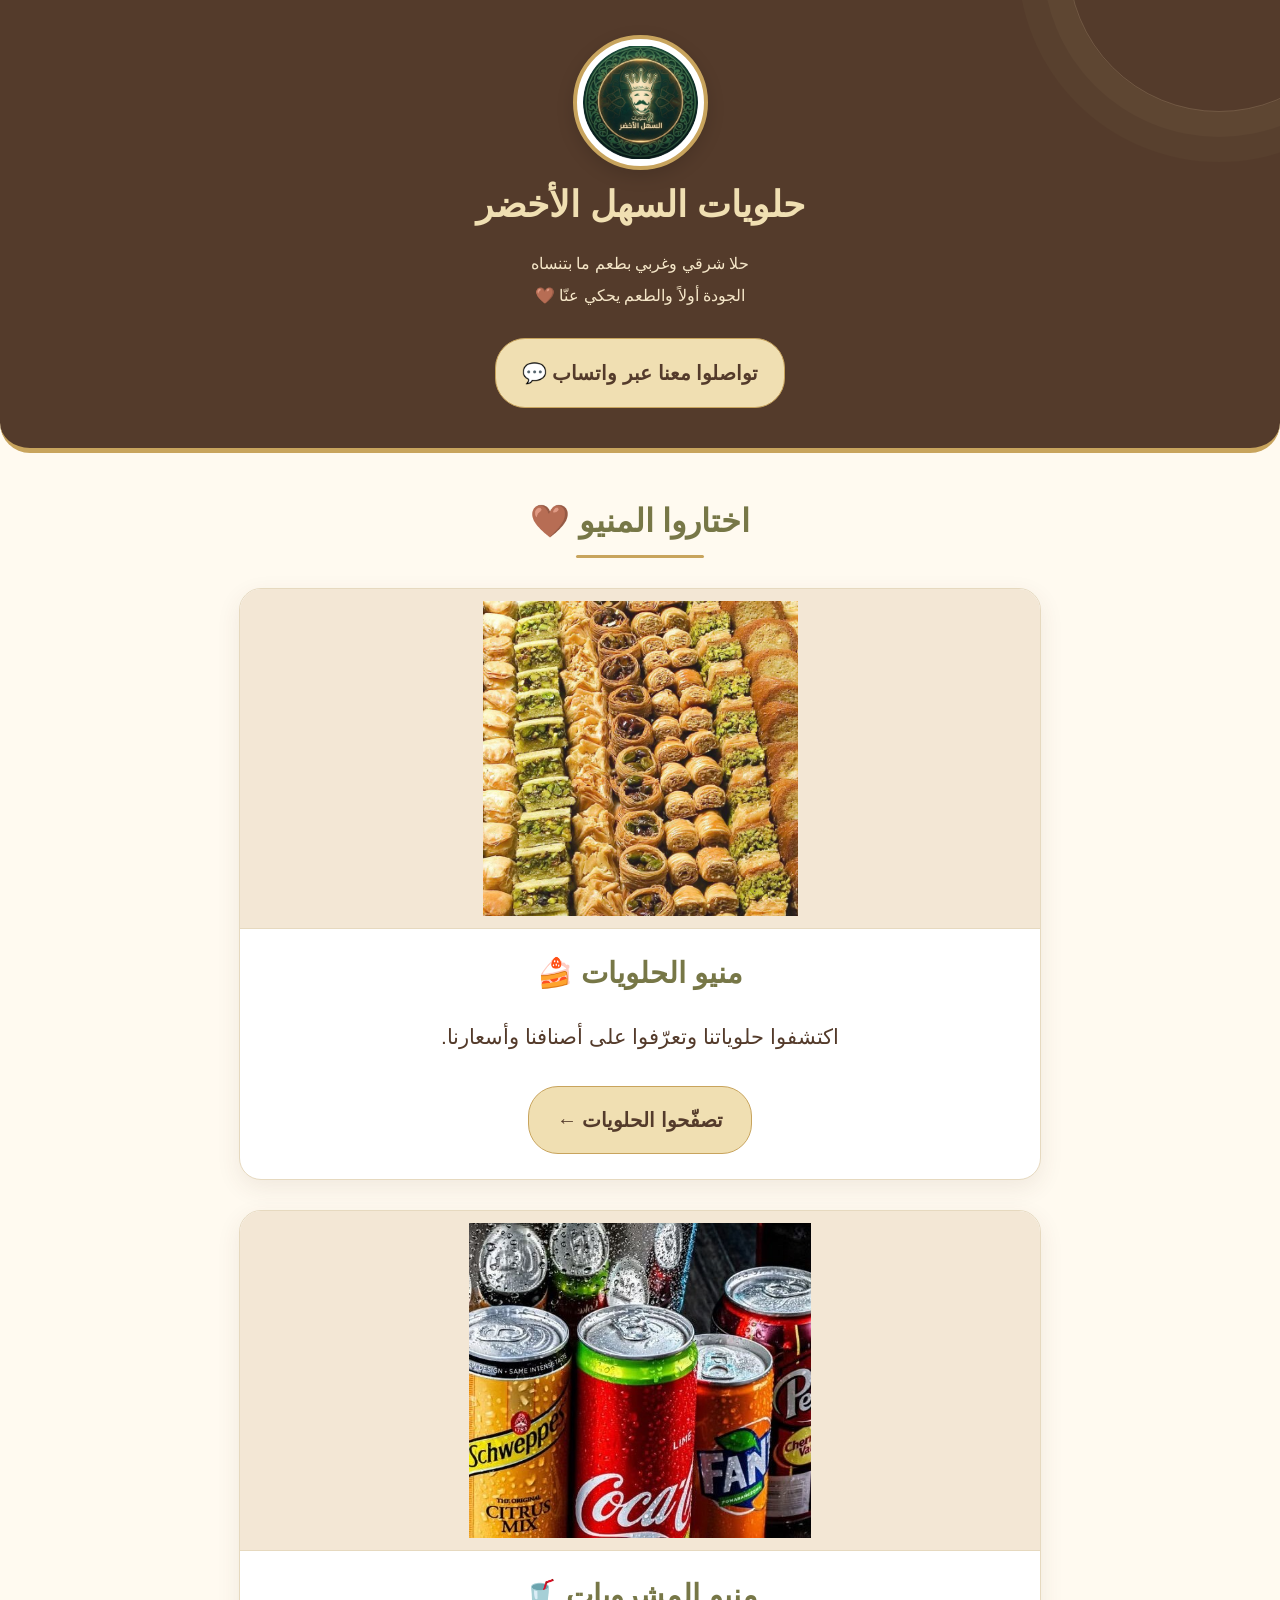
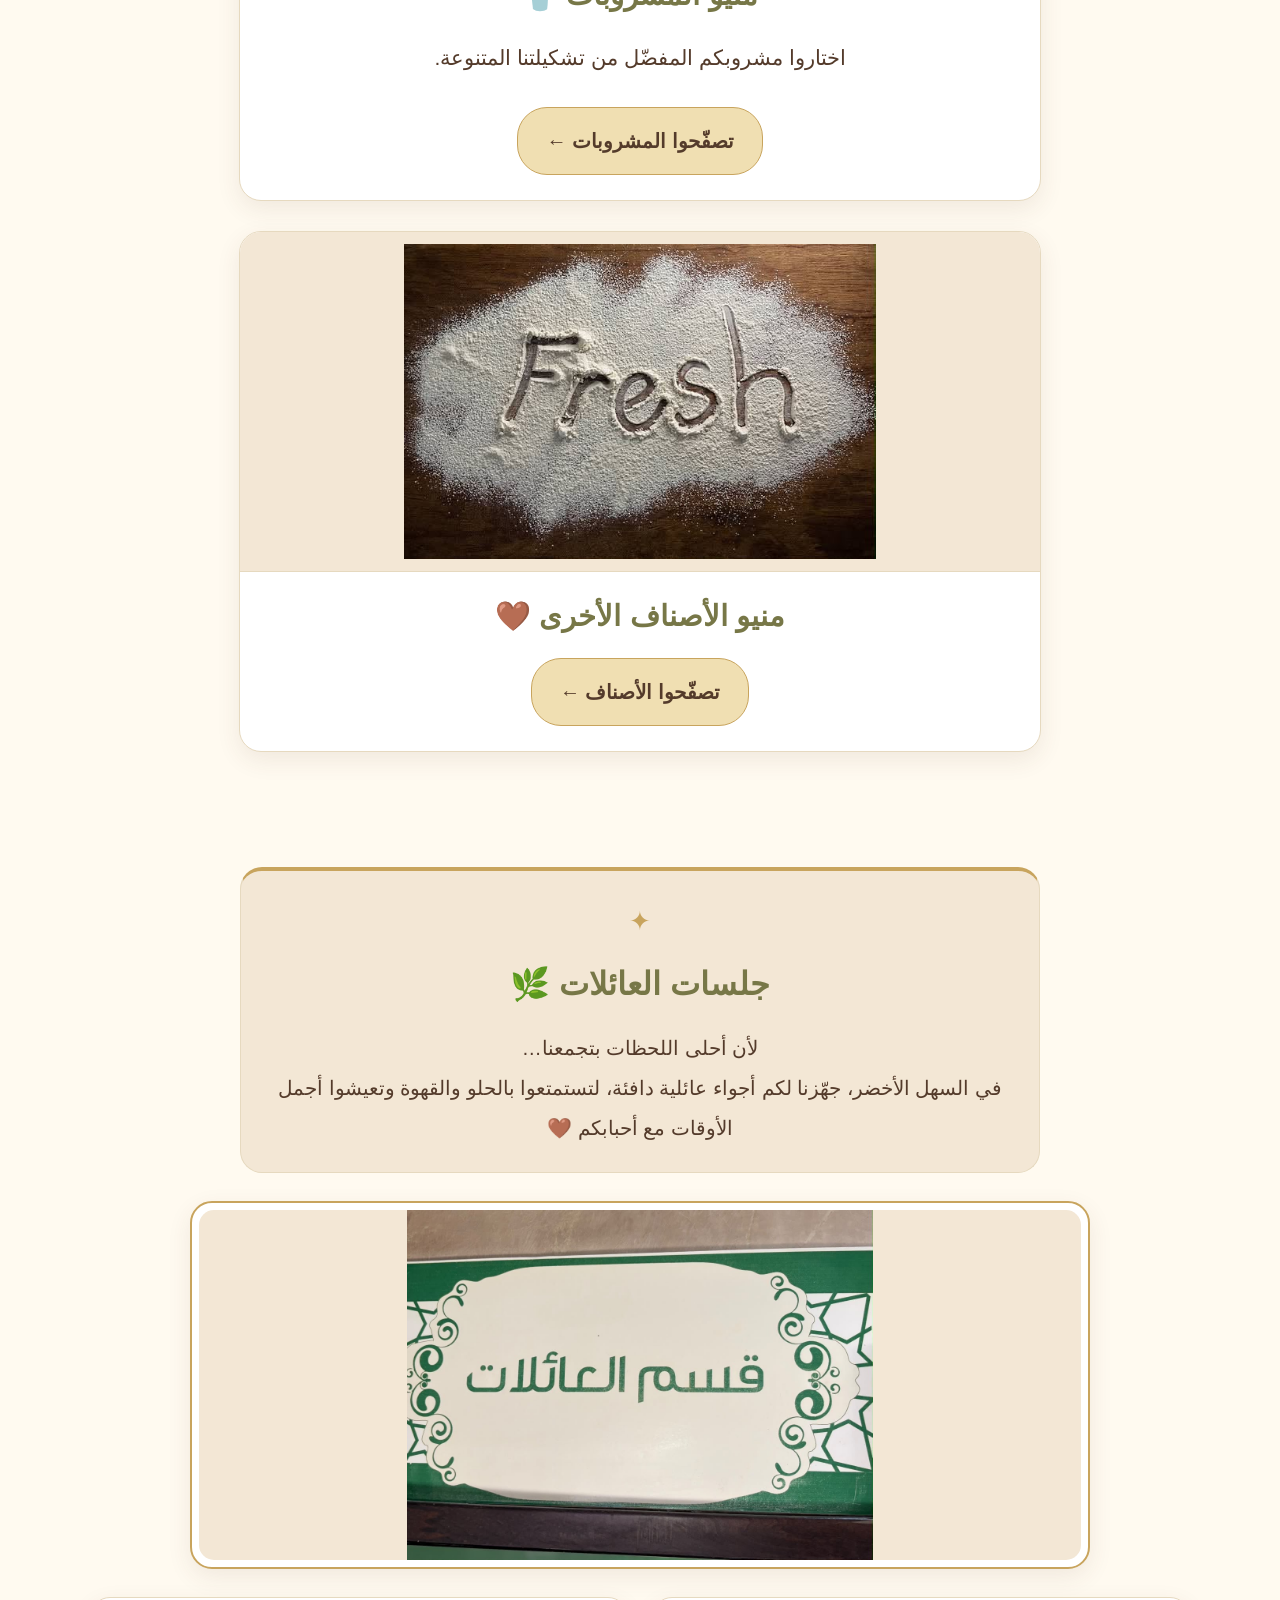
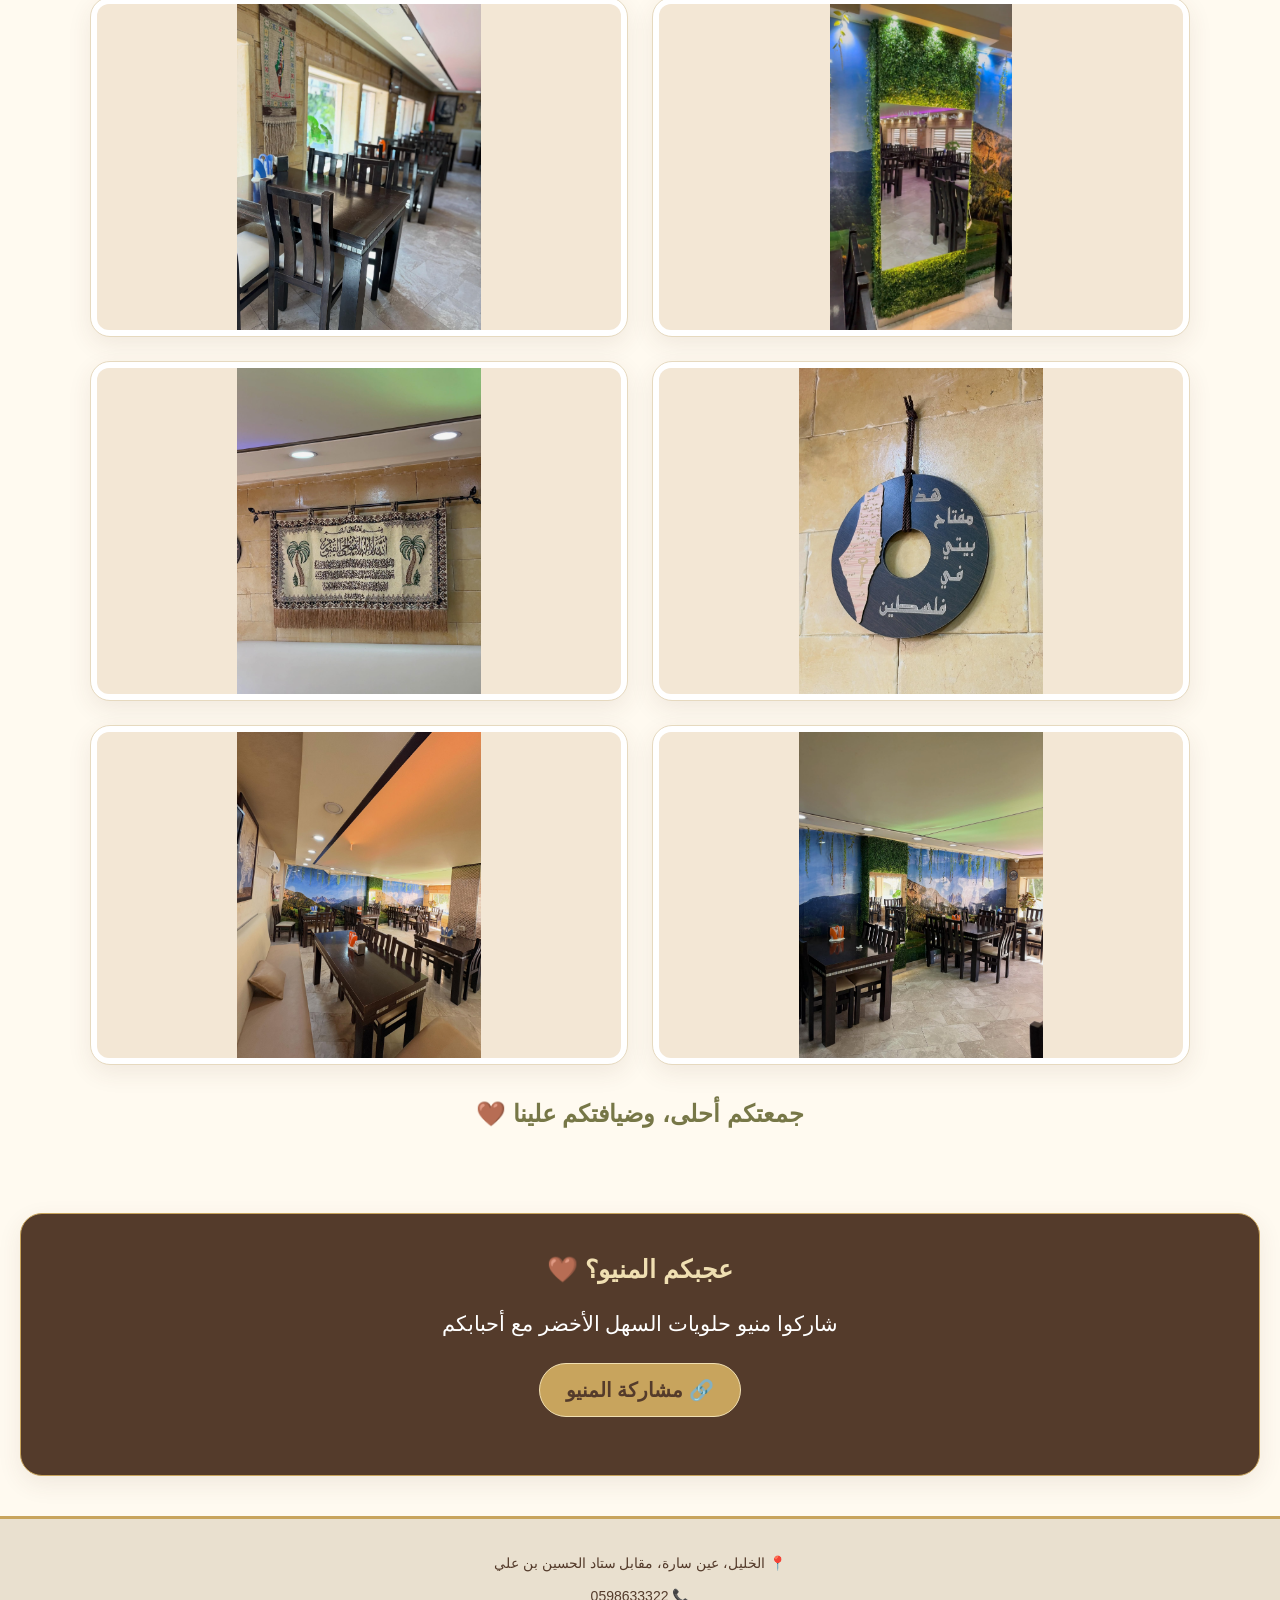
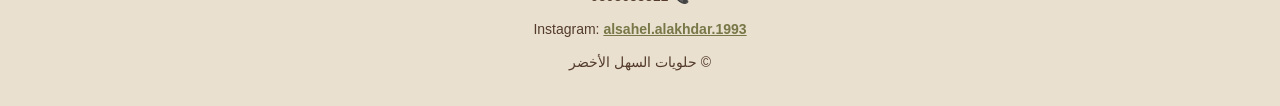
<file: index.html>
<!DOCTYPE html>
<html lang="ar" dir="rtl">
<head>
    <meta charset="UTF-8">
    <meta name="viewport" content="width=device-width, initial-scale=1.0">
    <title>حلويات السهل الأخضر</title>
    <link rel="stylesheet" href="style.css">
</head>
<body>

    <header class="hero">
        <img src="logo.jpeg" alt="شعار حلويات السهل الأخضر" class="logo">

        <h1>حلويات السهل الأخضر</h1>

        <p>
            حلا شرقي وغربي بطعم ما بتنساه
            <br>
            الجودة أولاً والطعم يحكي عنّا 🤎
        </p>

        
<a class="contact-button"
   href="https://wa.me/972598633322"
   target="_blank"
   rel="noopener noreferrer">
    تواصلوا معنا عبر واتساب 💬
</a>

    </header>

    <main class="home-menu">
        <h2 class="menu-title">اختاروا المنيو 🤎</h2>

        <section class="choice-grid">

            <a href="desserts.html" class="choice-card">
                <img src="منيو الحلويات.jpeg" alt="منيو الحلويات">
                <h2>منيو الحلويات 🍰</h2>
                <p>اكتشفوا حلوياتنا وتعرّفوا على أصنافنا وأسعارنا.</p>
                <span class="choice-button">تصفّحوا الحلويات ←</span>
            </a>

            <a href="drinks.html" class="choice-card">
                <img src="منيو المشروبات.jpeg" alt="منيو المشروبات">
                <h2>منيو المشروبات 🥤</h2>
                <p>اختاروا مشروبكم المفضّل من تشكيلتنا المتنوعة.</p>
                <span class="choice-button">تصفّحوا المشروبات ←</span>
            </a>

            <a href="other.html" class="choice-card">
                <img src="صورة المنتجات الاخرى.jpeg" alt="منيو الأصناف الأخرى">
                <h2>منيو الأصناف الأخرى 🤎</h2>
                <span class="choice-button">تصفّحوا الأصناف ←</span>
            </a>

        </section>
    </main>

    <section class="family-section">

        <div class="family-heading">
            <span class="family-decoration">✦</span>
            <h2>جلسات العائلات 🌿</h2>

            <p>
                لأن أحلى اللحظات بتجمعنا…
                <br>
                في السهل الأخضر، جهّزنا لكم أجواء عائلية دافئة،
                لتستمتعوا بالحلو والقهوة وتعيشوا أجمل الأوقات مع أحبابكم 🤎
            </p>
        </div>

        <div class="family-cover">
            <img
                src="قسم العائلات.jpeg"
                alt="جلسات العائلات في حلويات السهل الأخضر"
                loading="lazy"
            >
        </div>

        <div class="family-gallery">

            <div class="family-photo">
                <img src="عائلات.jpeg" alt="جلسات العائلات - الصورة الأولى" loading="lazy">
            </div>

            <div class="family-photo">
                <img src="عائلات 2.jpeg" alt="جلسات العائلات - الصورة الثانية" loading="lazy">
            </div>

            <div class="family-photo">
                <img src="عائلات 5.jpeg" alt="جلسات العائلات - الصورة الثالثة" loading="lazy">
            </div>

            <div class="family-photo">
                <img src="عائلات 7.jpeg" alt="جلسات العائلات - الصورة الرابعة" loading="lazy">
            </div>

            <div class="family-photo">
                <img src="عائلات 8.jpeg" alt="جلسات العائلات - الصورة الخامسة" loading="lazy">
            </div>

            <div class="family-photo">
                <img src="عائلات 9.jpeg" alt="جلسات العائلات - الصورة السادسة" loading="lazy">
            </div>

        </div>

        <p class="family-footer">
            جمعتكم أحلى، وضيافتكم علينا 🤎
        </p>

    </section>

    <section class="share-section">
        <h2>عجبكم المنيو؟ 🤎</h2>
        <p>شاركوا منيو حلويات السهل الأخضر مع أحبابكم</p>
        <button id="shareMenu" type="button">🔗 مشاركة المنيو</button>
        <p id="shareStatus" role="status"></p>
    </section>

    <footer>
        <p>📍 الخليل، عين سارة، مقابل ستاد الحسين بن علي</p>
        <p>📞 0598633322</p>
        <p>
            Instagram:
            <a href="https://www.instagram.com/alsahel.alakhdar.1993/"
               target="_blank" rel="noopener noreferrer">
                alsahel.alakhdar.1993
            </a>
        </p>
        <p>© حلويات السهل الأخضر</p>
    </footer>

    <script src="script.js"></script>
</body>
</html>
</file>
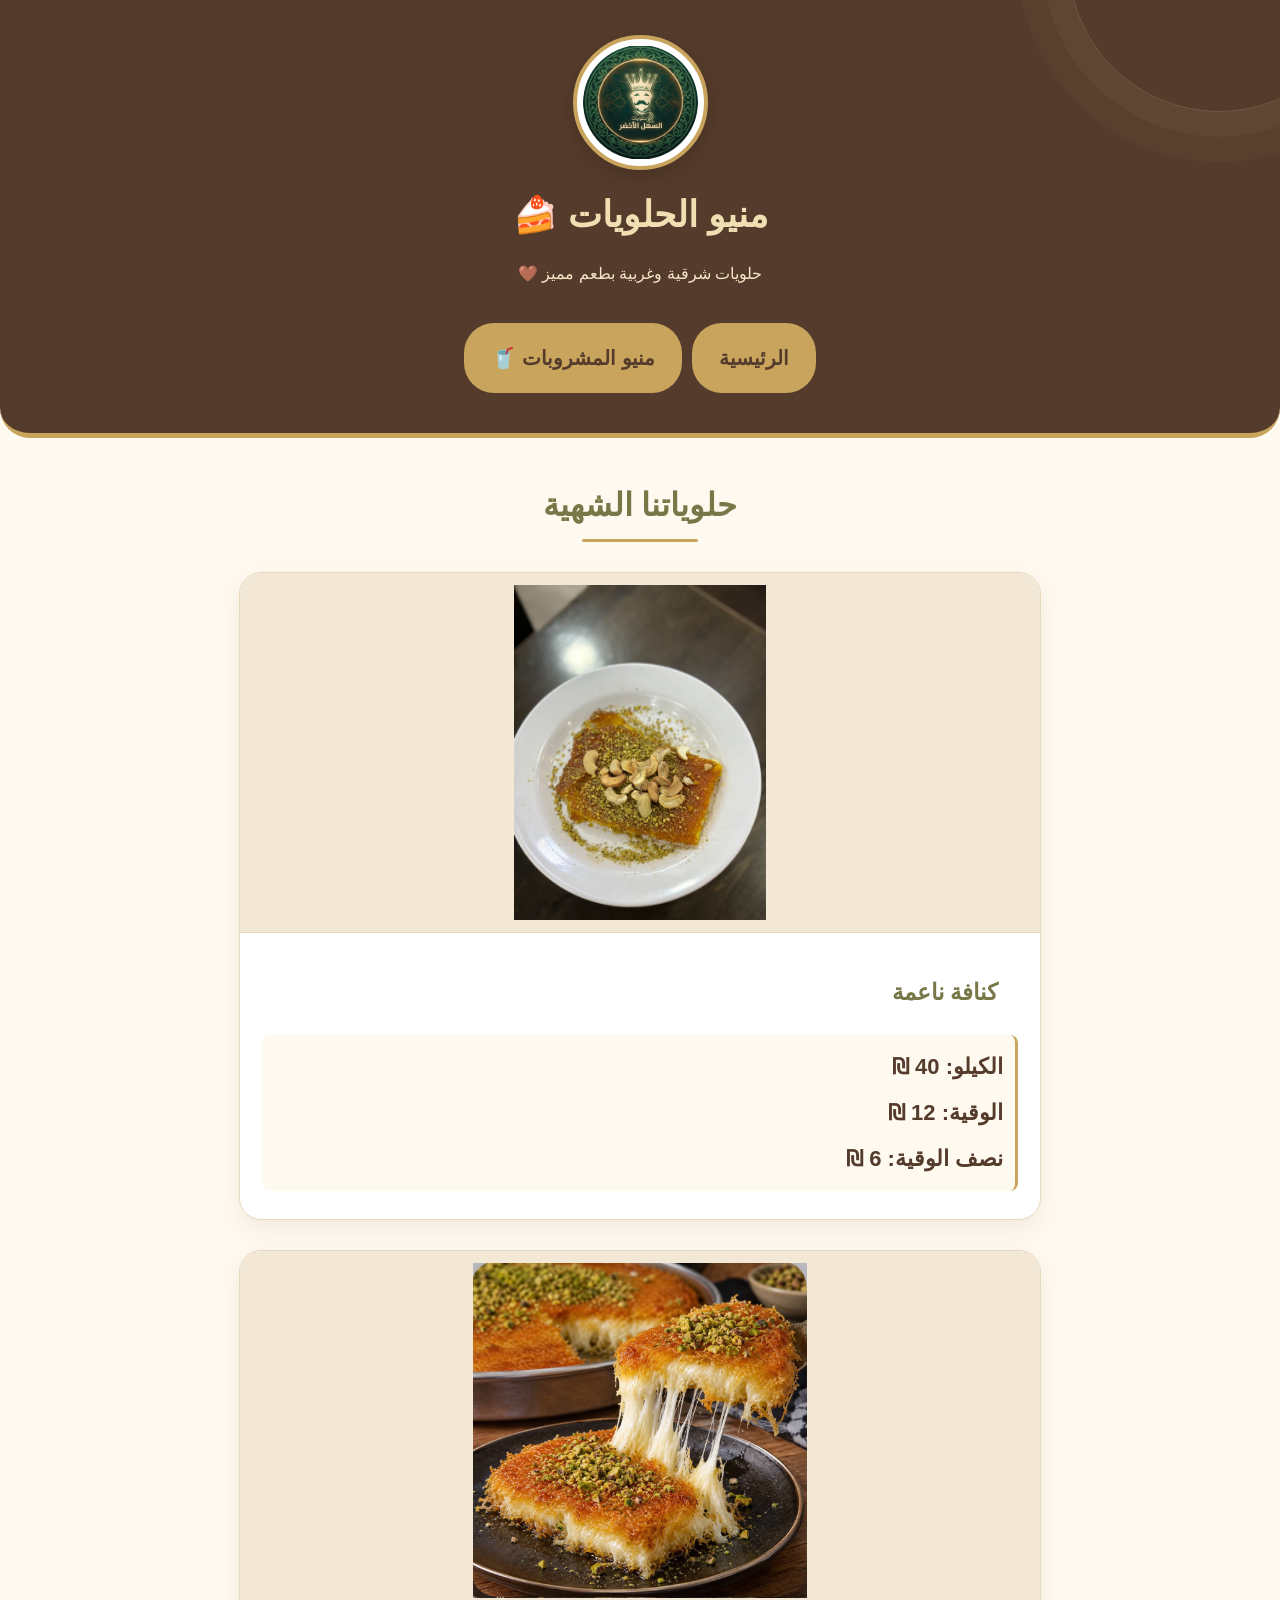
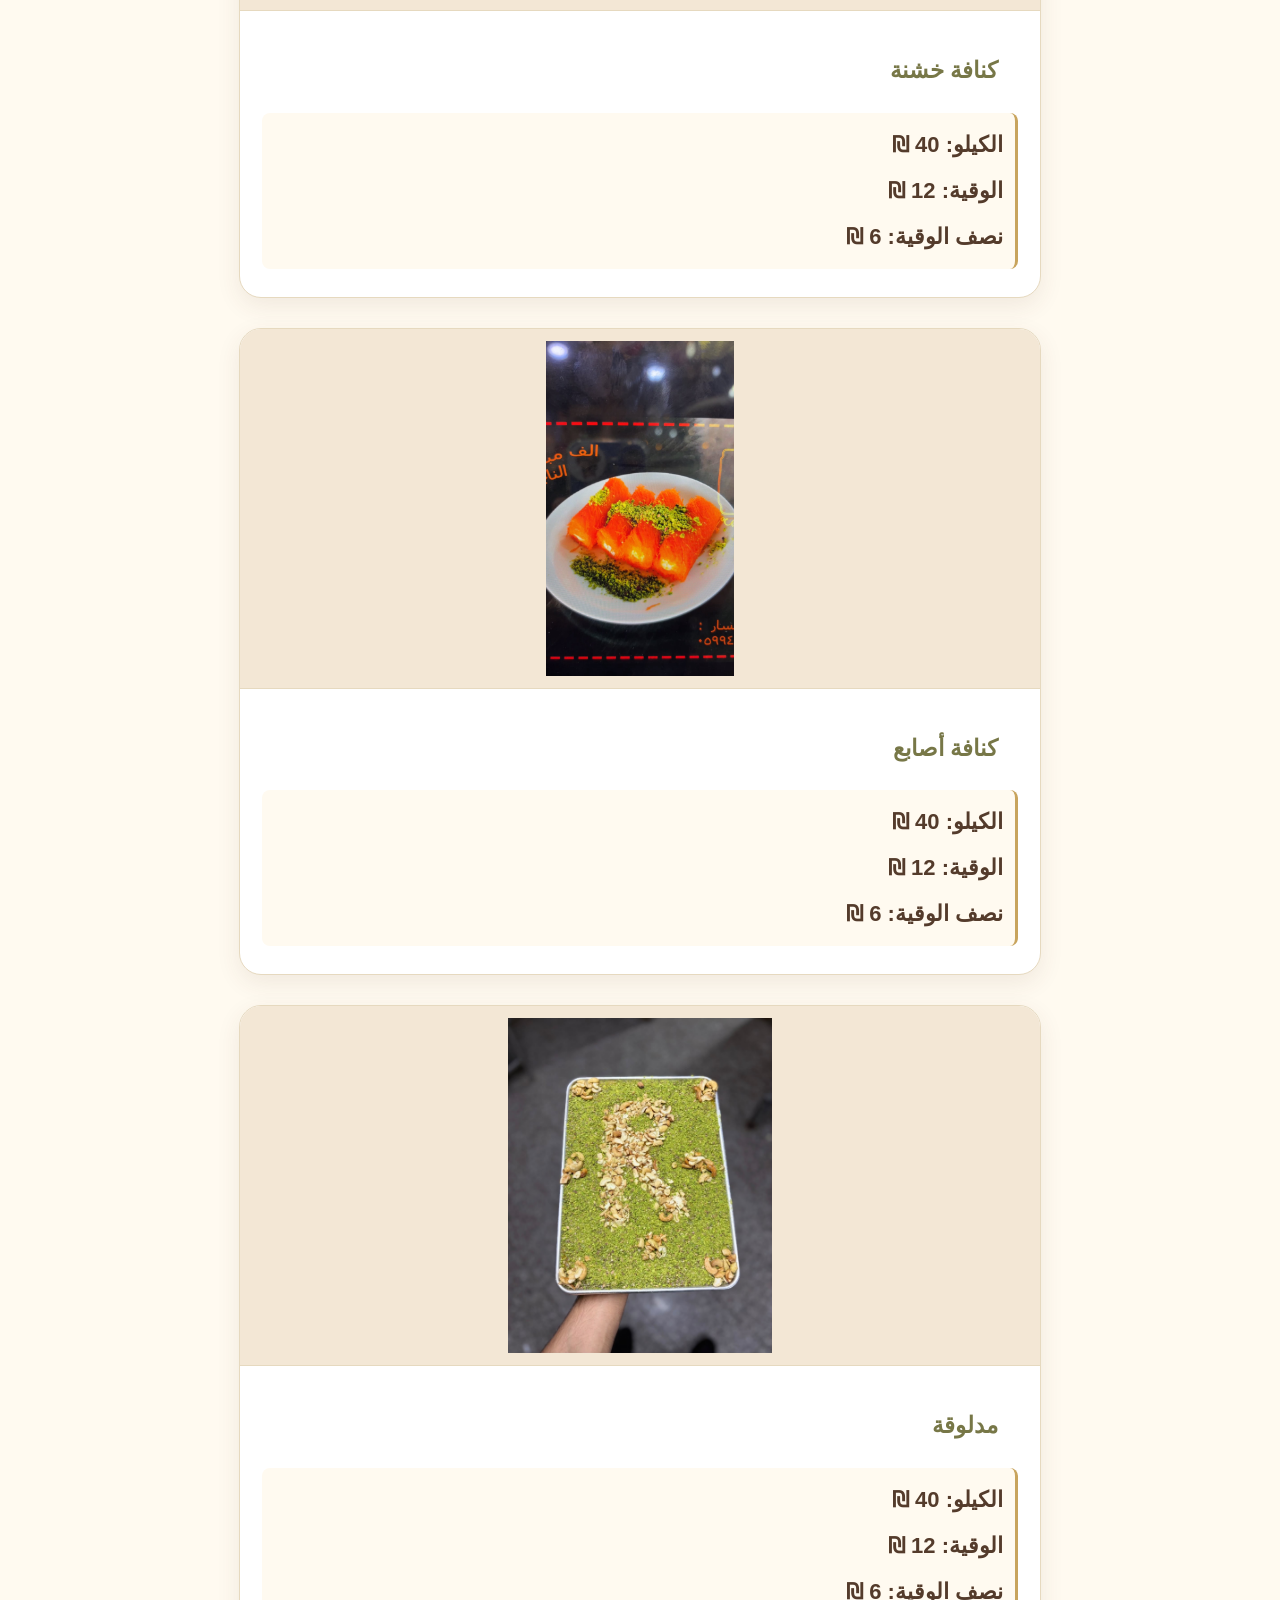
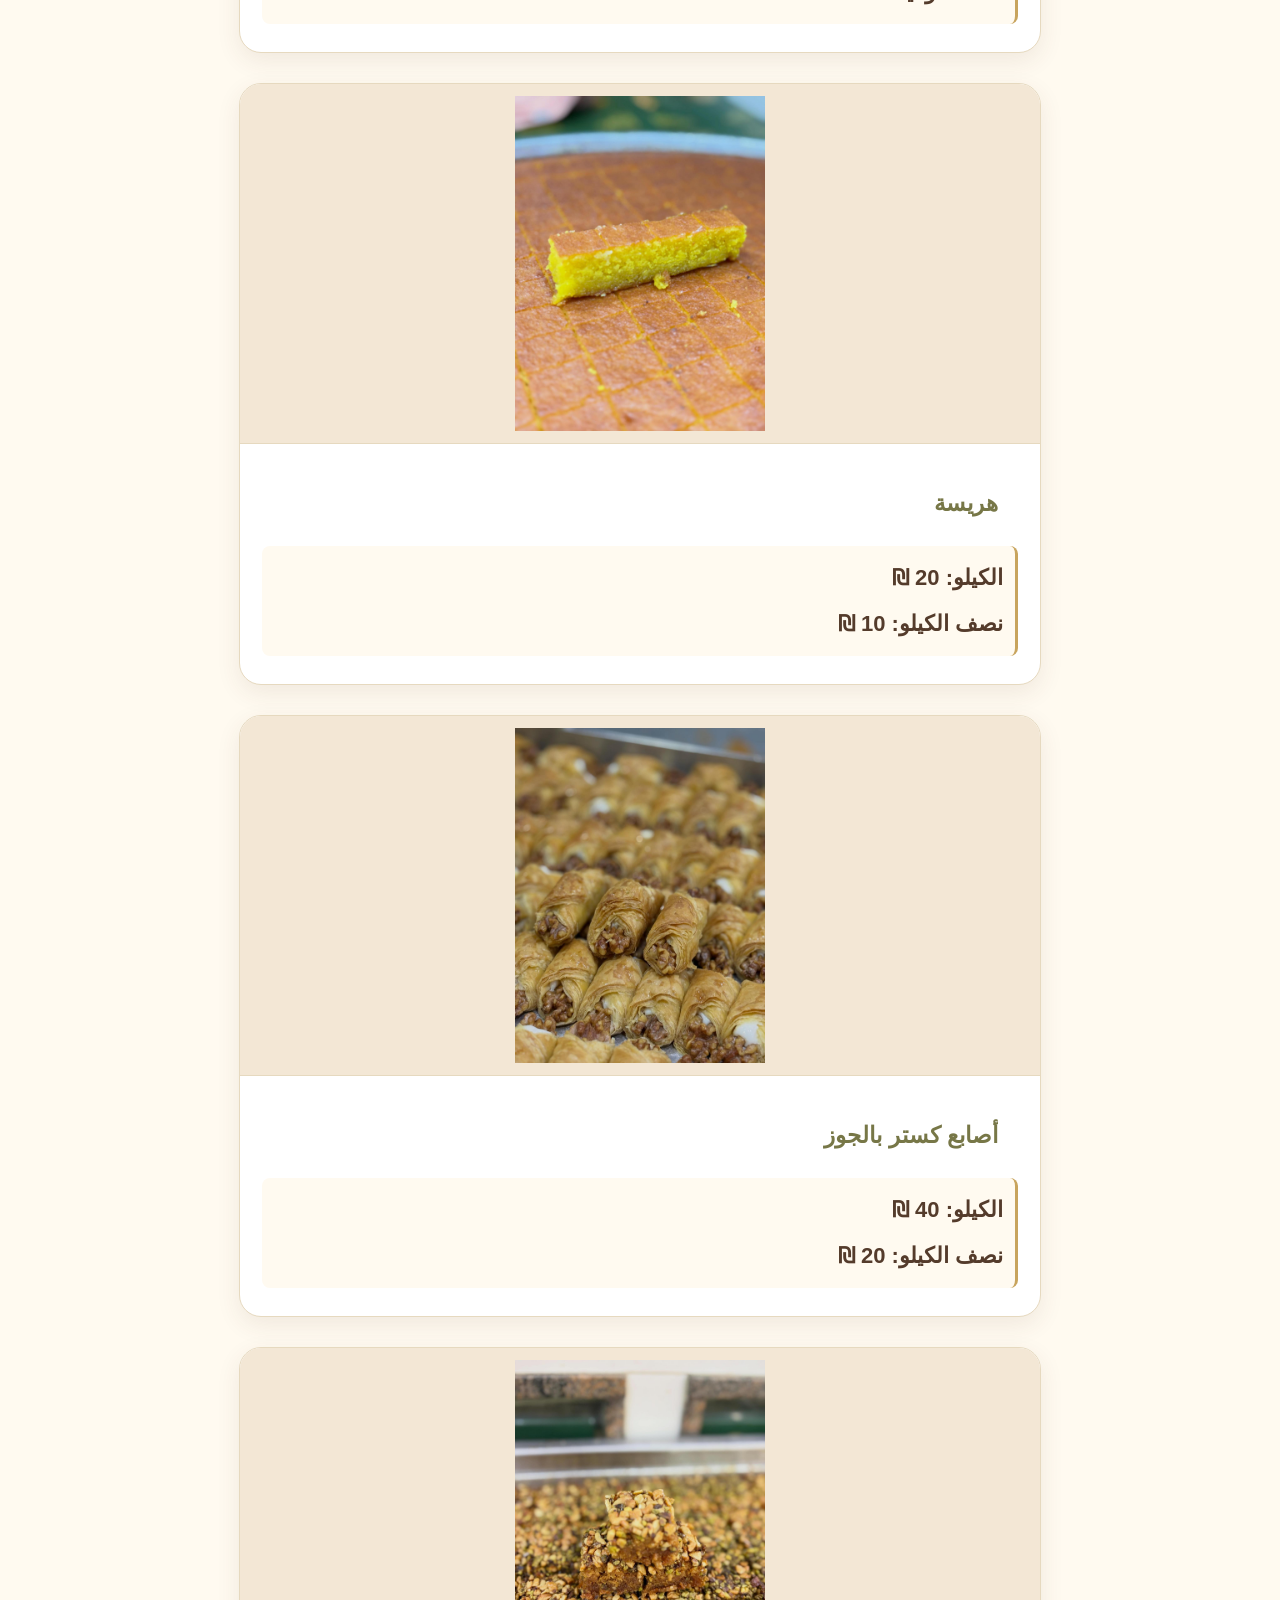
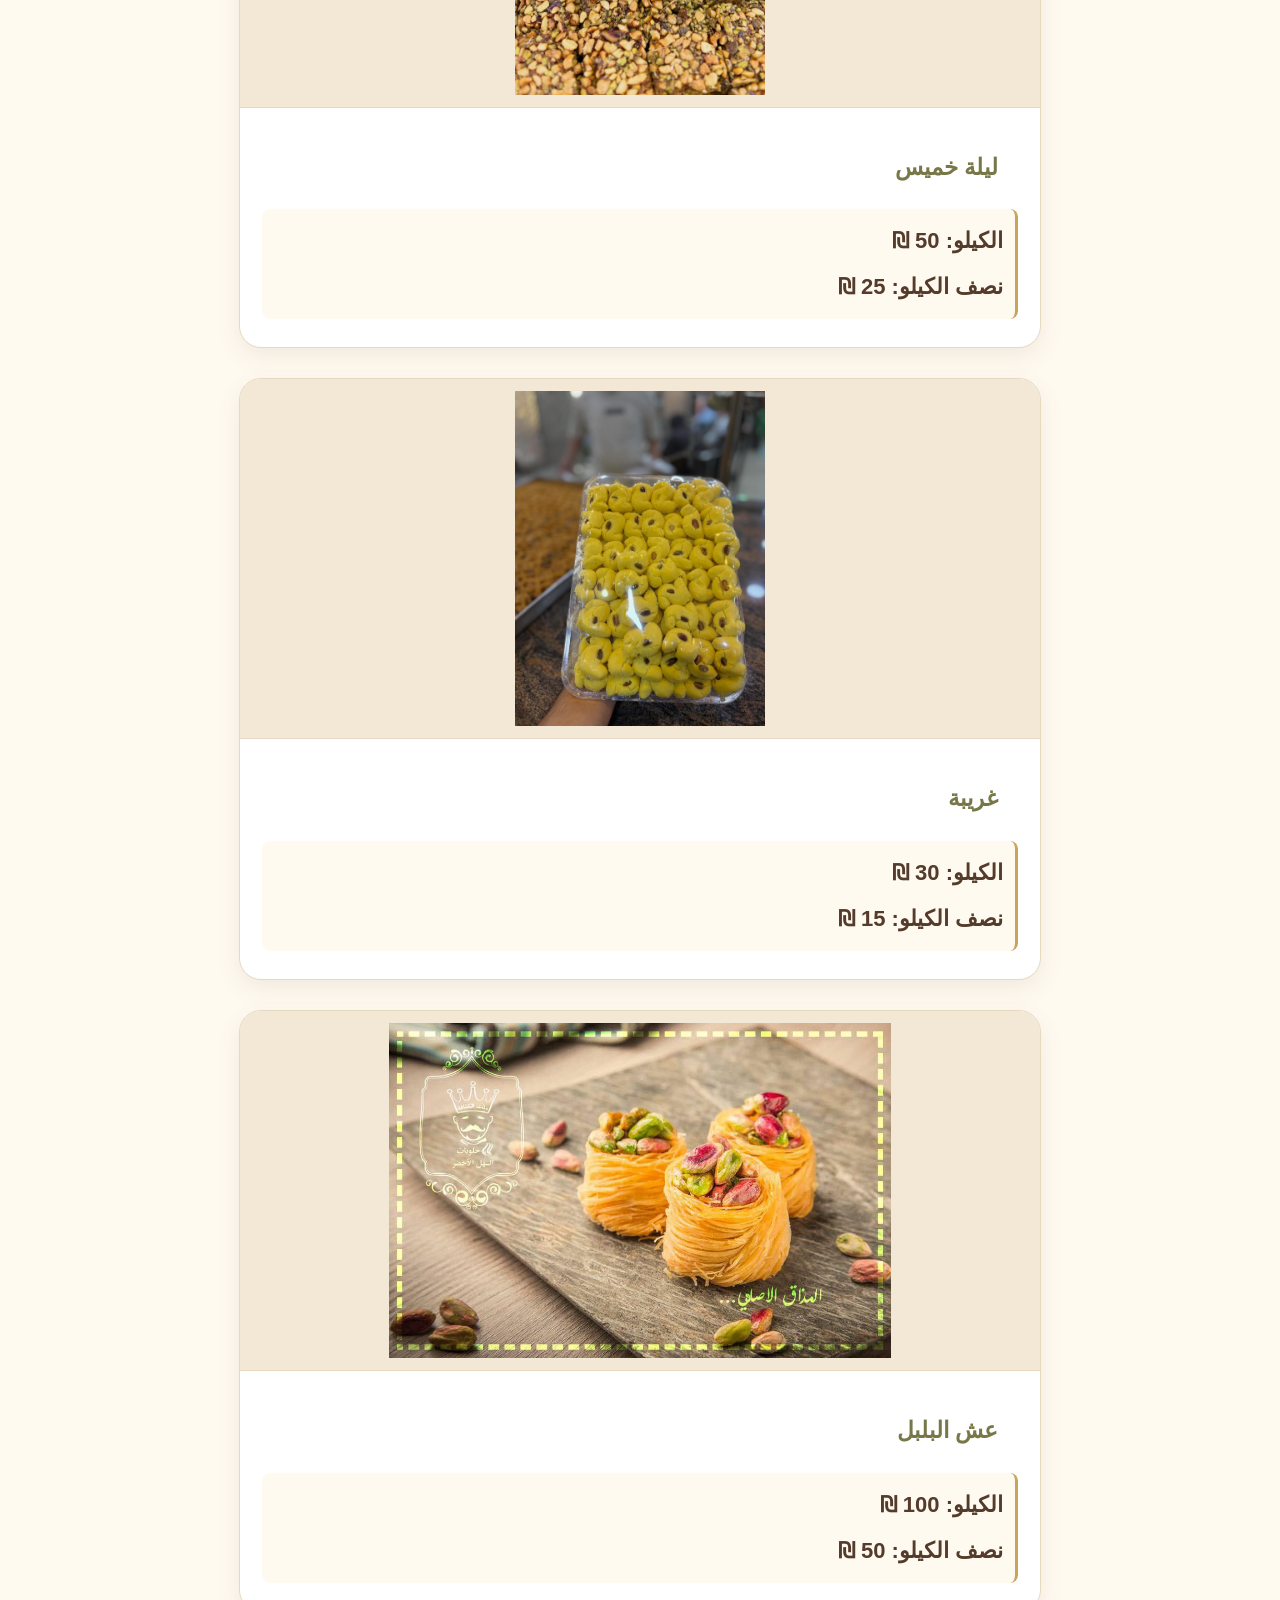
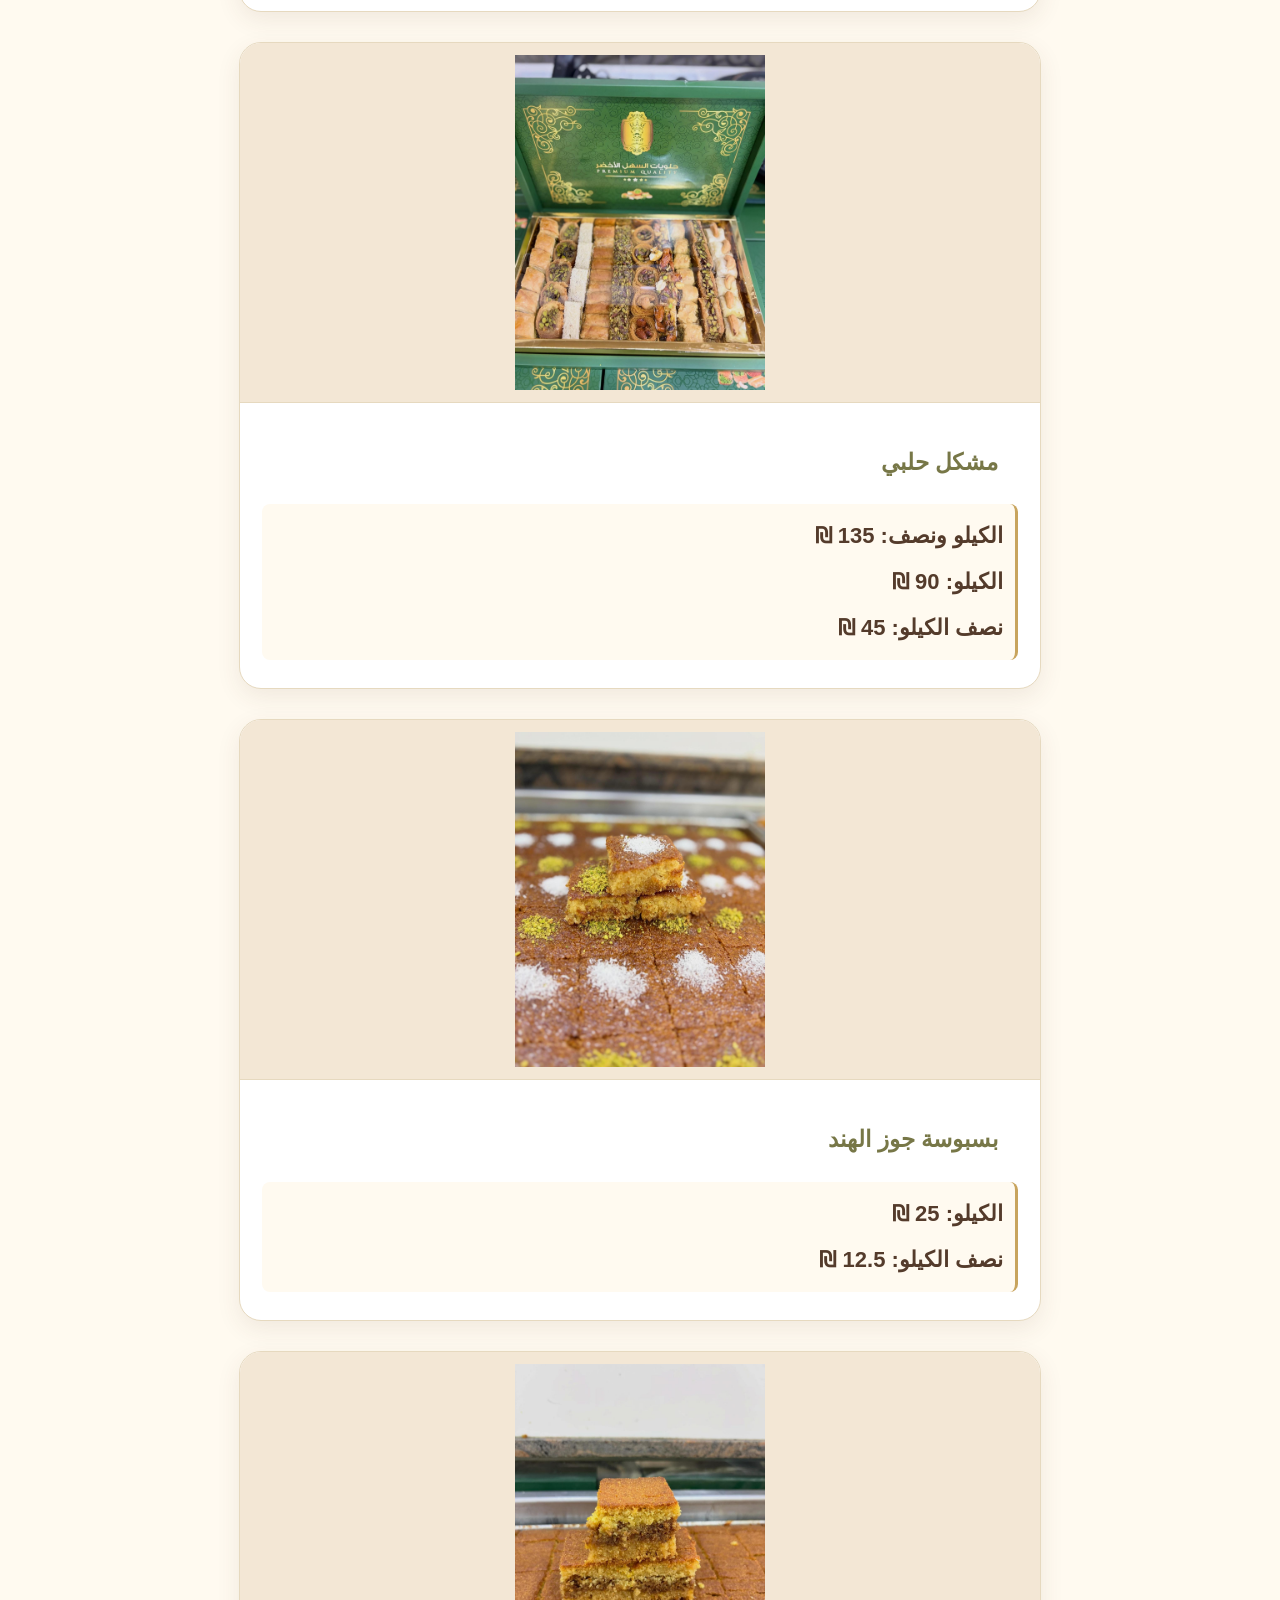
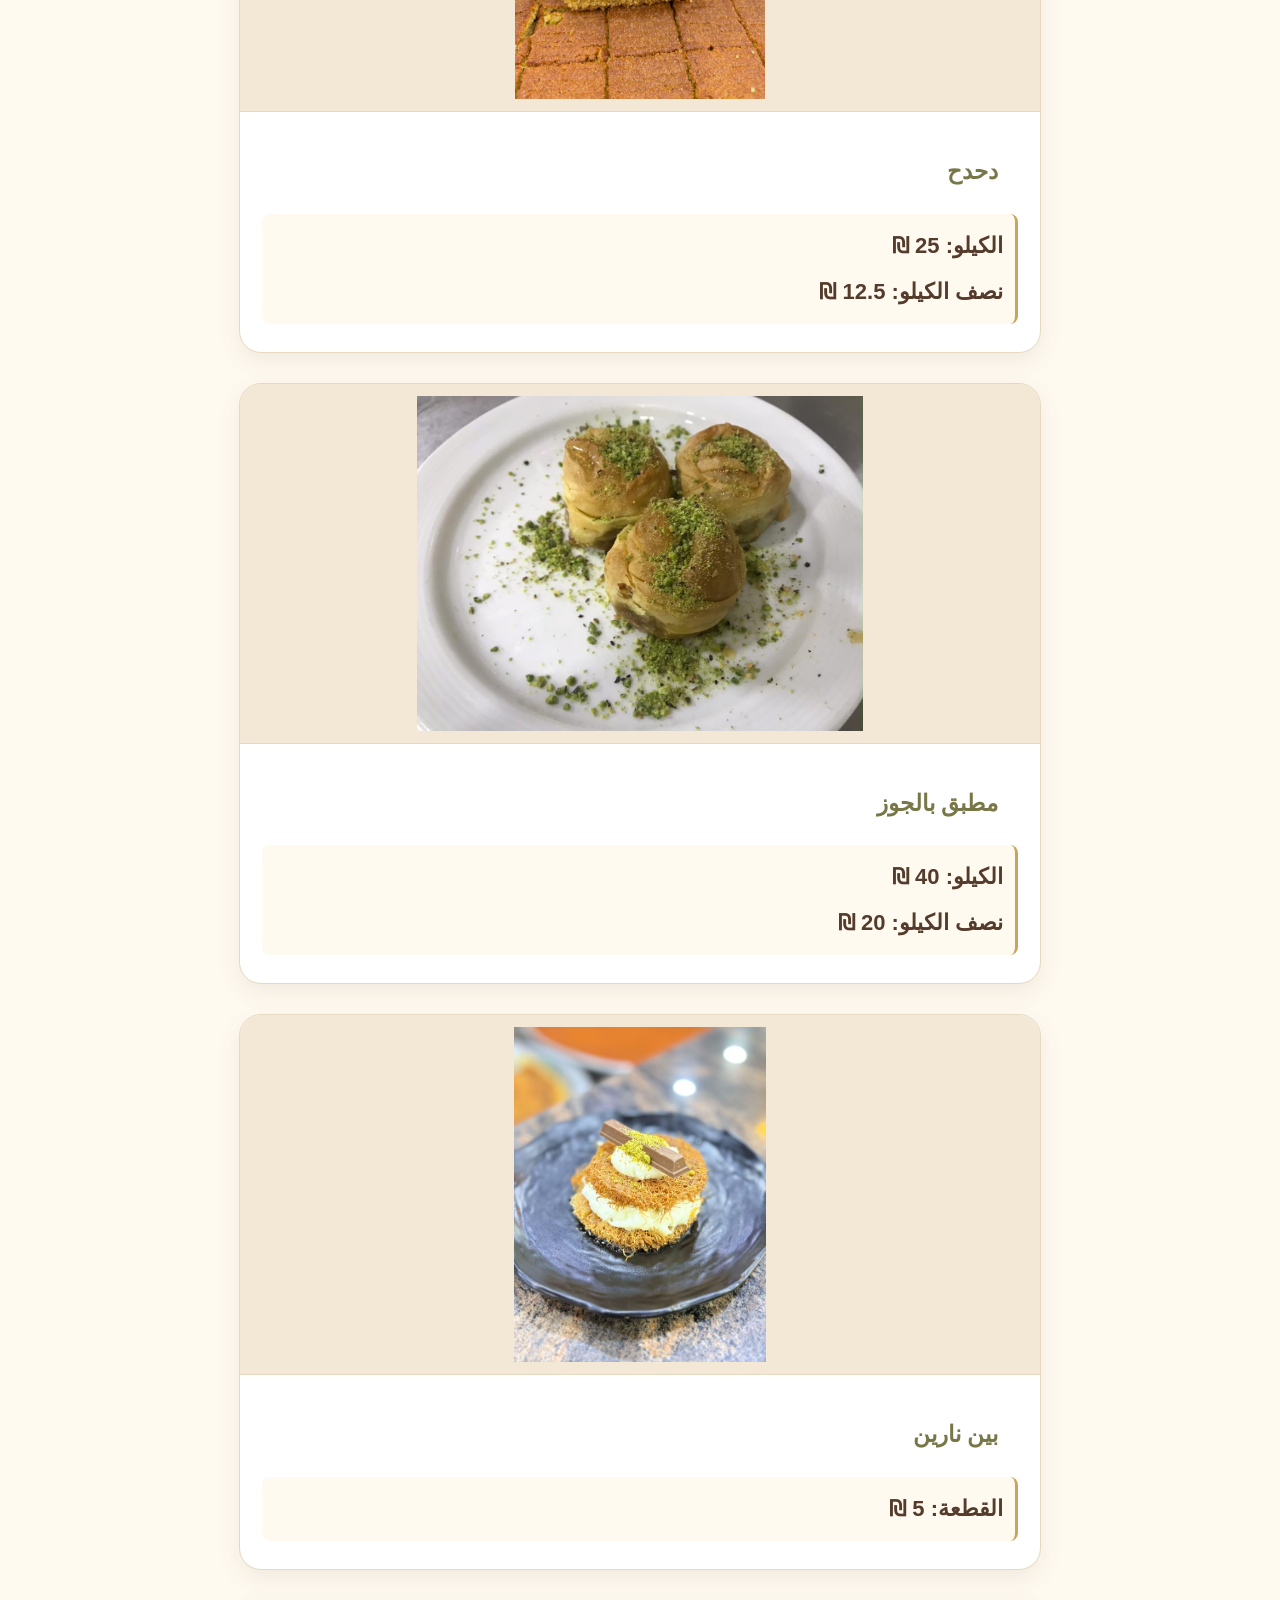
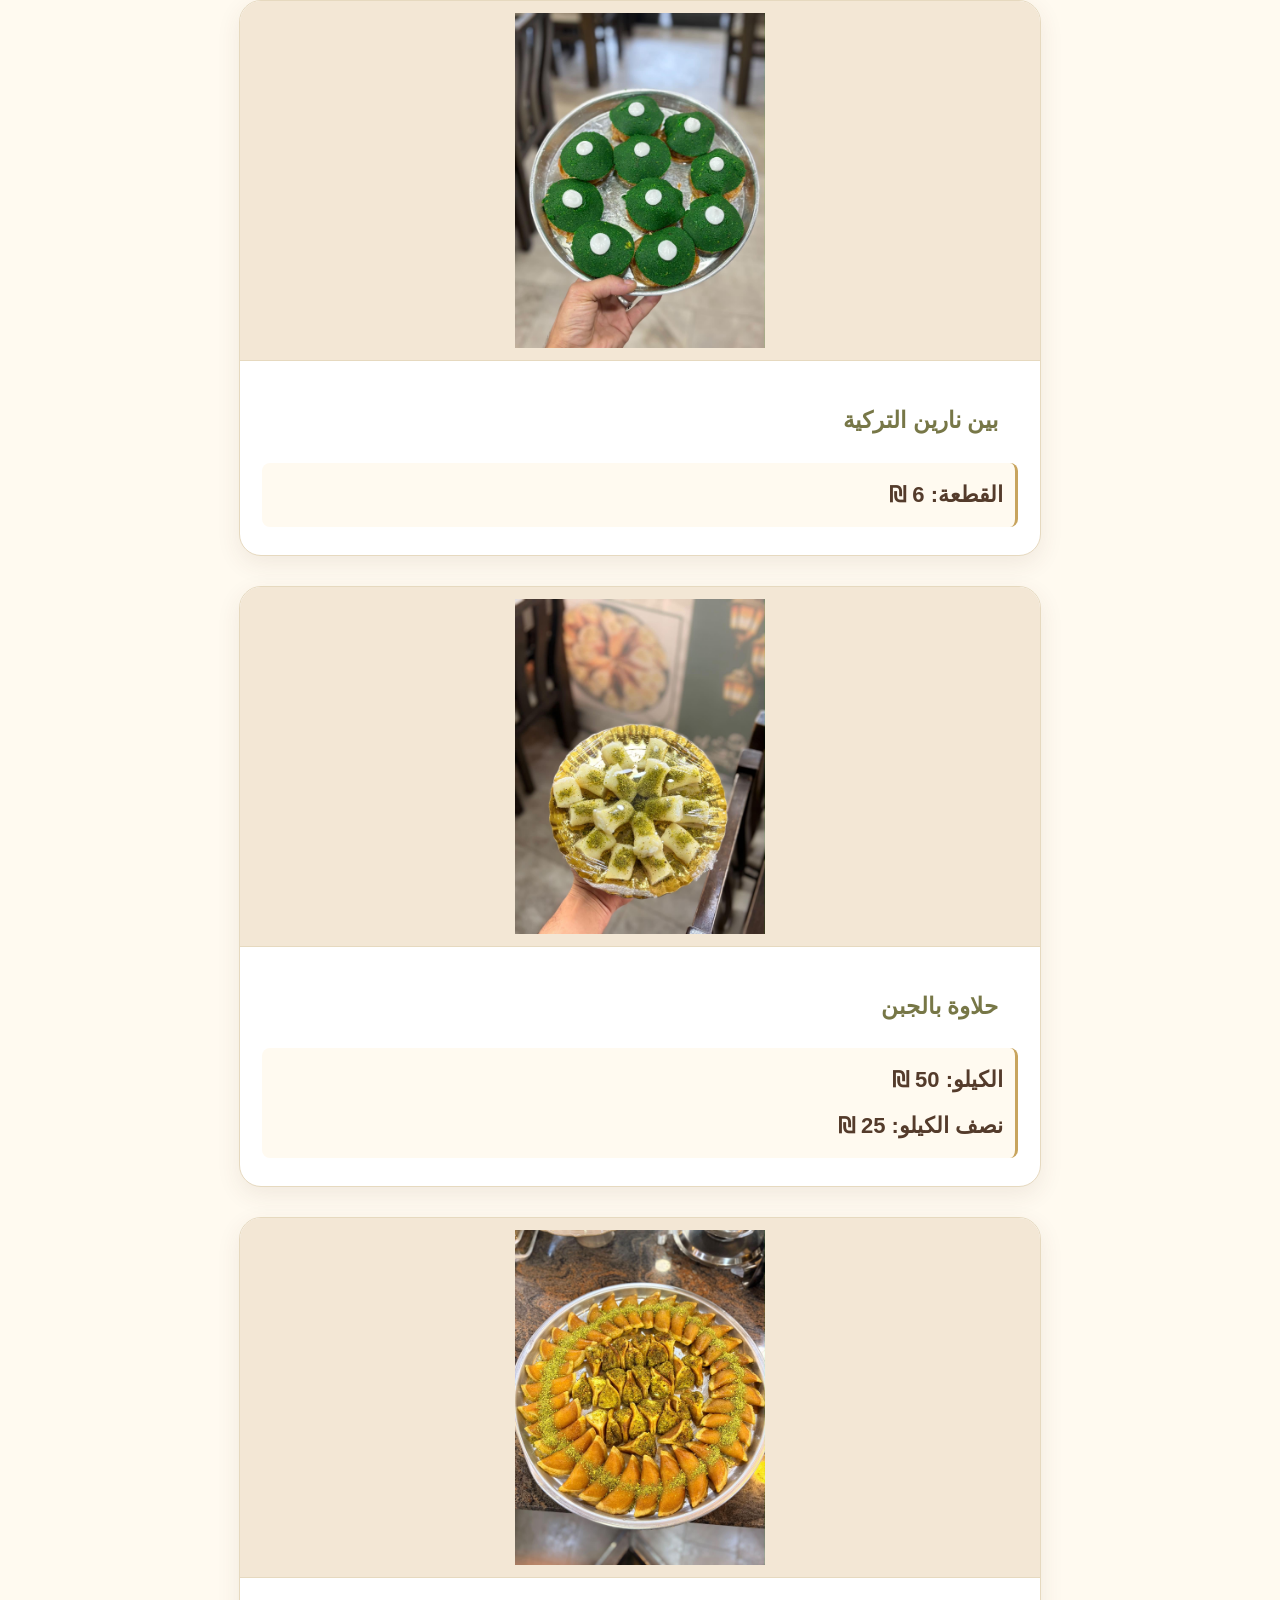
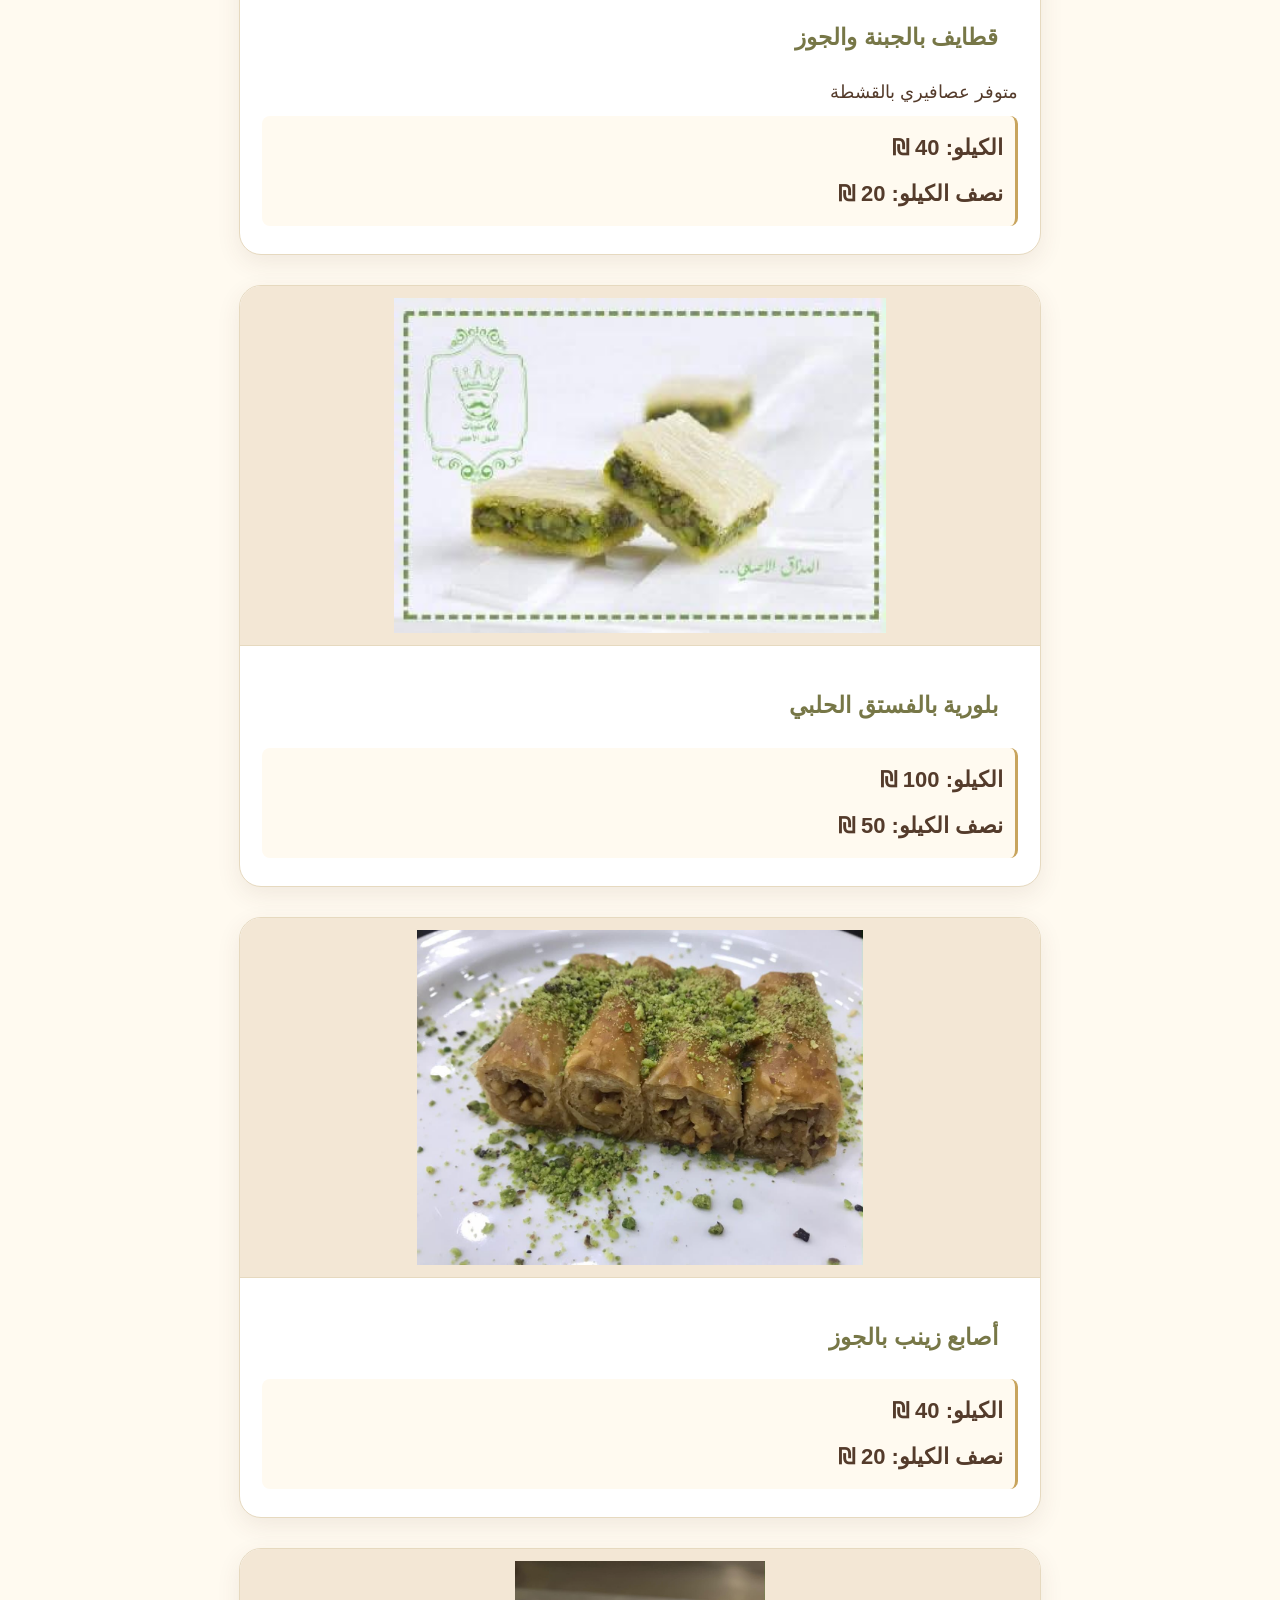
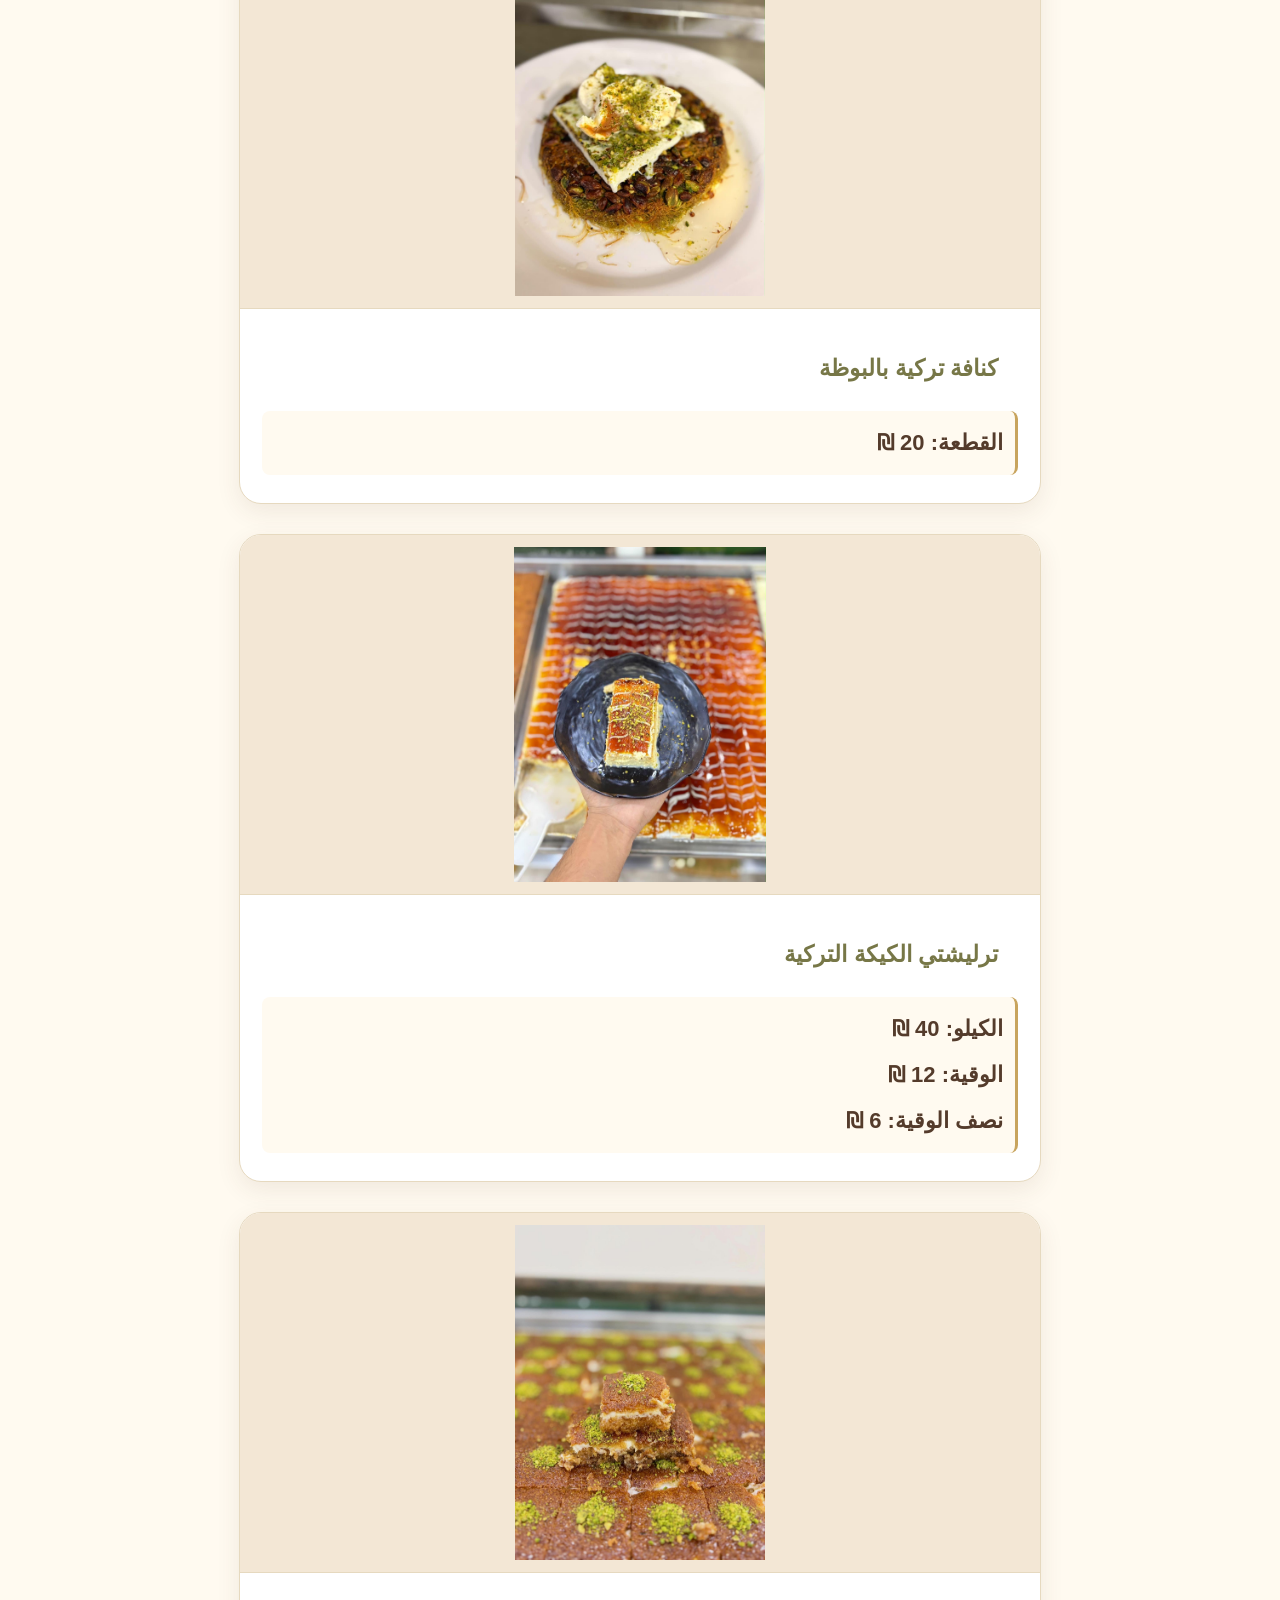
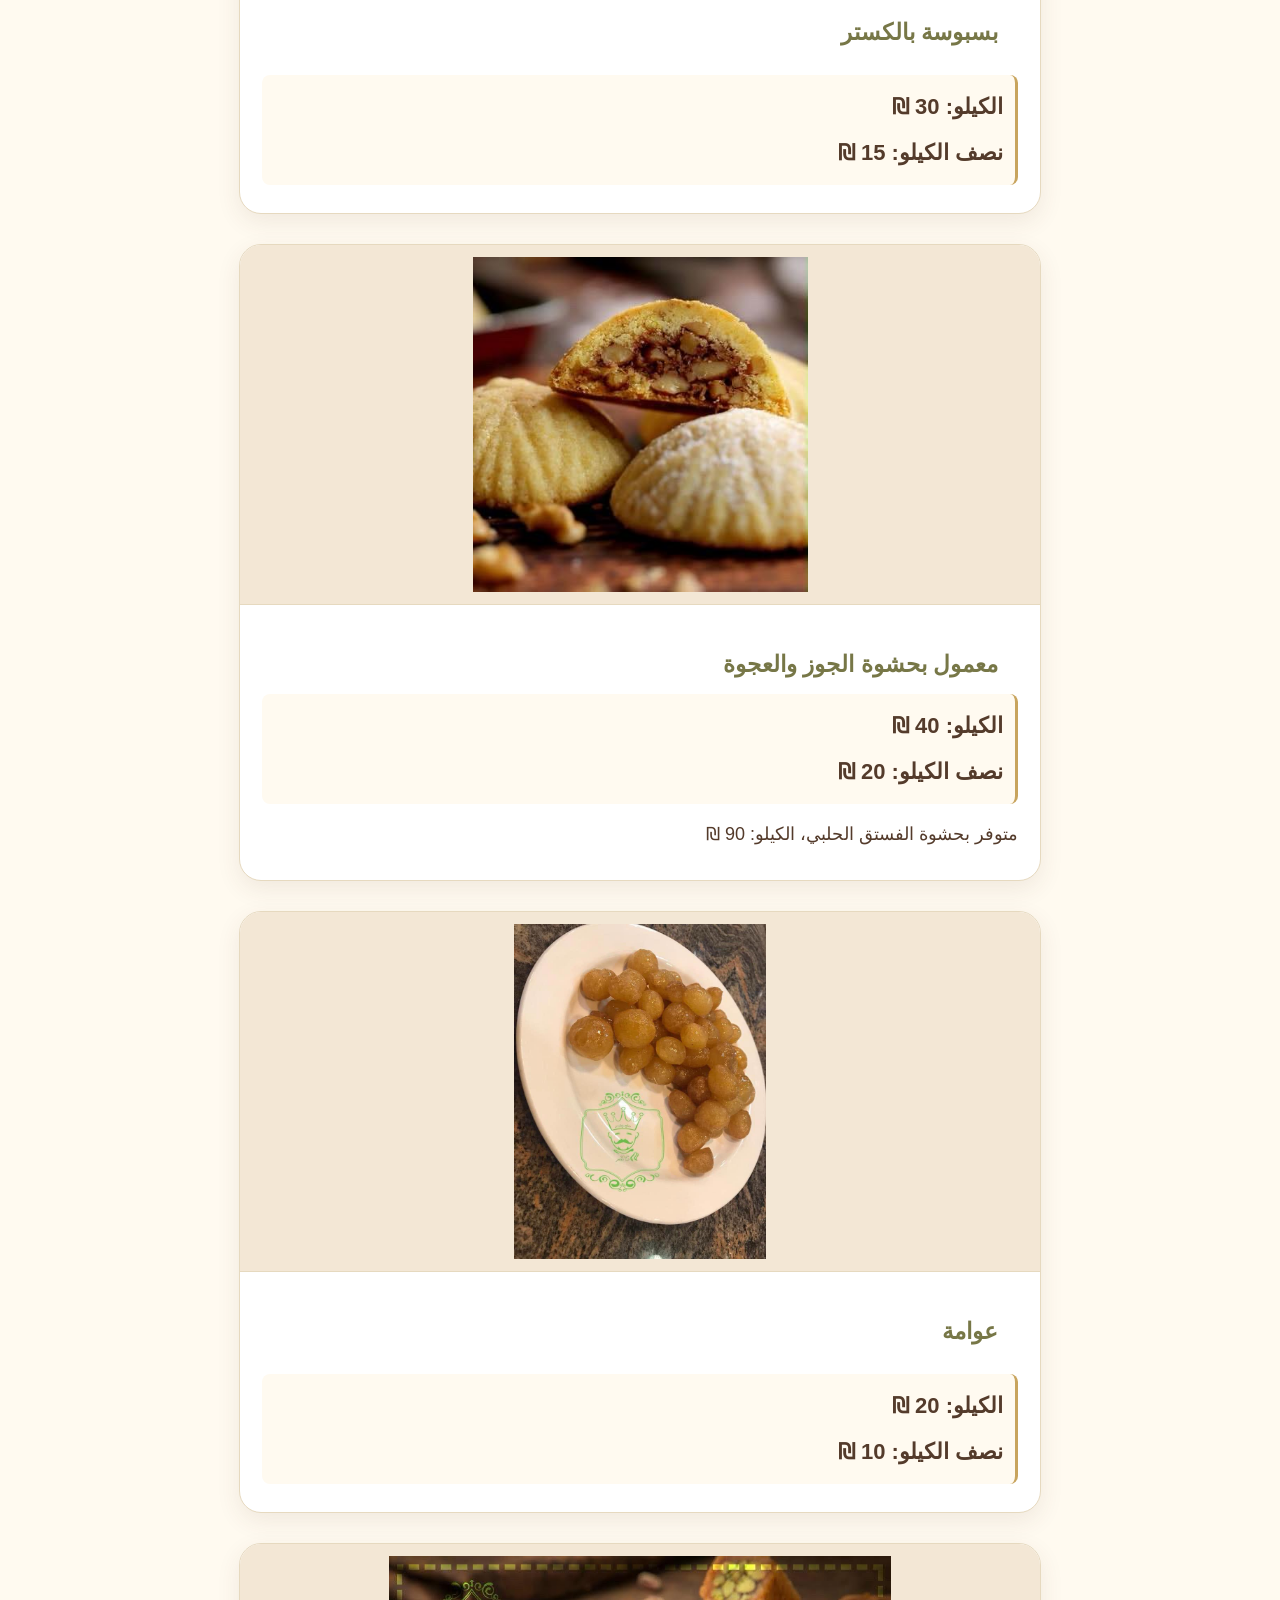
<file: desserts.html>
<!DOCTYPE html>
<html lang="ar" dir="rtl">
<head>
    <meta charset="UTF-8">
    <meta name="viewport" content="width=device-width, initial-scale=1.0">
    <title>منيو الحلويات | حلويات السهل الأخضر</title>
    <link rel="stylesheet" href="style.css">
</head>
<body>

    <header class="hero">
        <a href="index.html">
            <img src="logo.jpeg" alt="شعار حلويات السهل الأخضر" class="logo">
        </a>

        <h1>منيو الحلويات 🍰</h1>
        <p>حلويات شرقية وغربية بطعم مميز 🤎</p>

        <nav class="menu-nav">
            <a href="index.html">الرئيسية</a>
            <a href="drinks.html">منيو المشروبات 🥤</a>
        </nav>
    </header>

    <main>
        <h2 class="menu-title">حلوياتنا الشهية</h2>

        <section class="menu-grid">

            <article class="dessert-card">
                <img src="كنافة ناعمة.jpeg" alt="كنافة ناعمة">
                <div class="dessert-info">
                    <h3>كنافة ناعمة</h3>
                    <p></p>
                    <p class="price">
                        الكيلو: 40 ₪
                        <br><br>
                        الوقية: 12 ₪
                        <br><br>
                        نصف الوقية: 6 ₪
                    </p>
                </div>
            </article>

            <article class="dessert-card">
                <img src="كنافة خشنة.jpeg" alt="كنافة خشنة">
                <div class="dessert-info">
                    <h3>كنافة خشنة</h3>
                    <p></p>
                    <p class="price">
                        الكيلو: 40 ₪
                        <br><br>
                        الوقية: 12 ₪
                        <br><br>
                        نصف الوقية: 6 ₪
                    </p>
                </div>
            </article>

            <article class="dessert-card">
                <img src="كنافة أصابع.jpeg" alt="كنافة أصابع">
                <div class="dessert-info">
                    <h3>كنافة أصابع</h3>
                    <p></p>
                    <p class="price">
                        الكيلو: 40 ₪
                        <br><br>
                        الوقية: 12 ₪
                        <br><br>
                        نصف الوقية: 6 ₪
                    </p>
                </div>
            </article>

            <article class="dessert-card">
                <img src="المدلوقة.jpeg" alt="مدلوقة">
                <div class="dessert-info">
                    <h3>مدلوقة</h3>
                    <p></p>
                    <p class="price">
                        الكيلو: 40 ₪
                        <br><br>
                        الوقية: 12 ₪
                        <br><br>
                        نصف الوقية: 6 ₪
                    </p>
                </div>
            </article>

            <article class="dessert-card">
                <img src="هريسة.jpeg" alt="هريسة">
                <div class="dessert-info">
                    <h3>هريسة</h3>
                    <p></p>
                    <p class="price">
                        الكيلو: 20 ₪
                        <br><br>
                        نصف الكيلو: 10 ₪
                    </p>
                </div>
            </article>

            <article class="dessert-card">
                <img src="أصابع كستر بالجوز .jpeg" alt="أصابع كستر بالجوز">
                <div class="dessert-info">
                    <h3>أصابع كستر بالجوز</h3>
                    <p></p>
                    <p class="price">
                        الكيلو: 40 ₪
                        <br><br>
                        نصف الكيلو: 20 ₪
                    </p>
                </div>
            </article>

            <article class="dessert-card">
                <img src="ليلة خميس.jpeg" alt="ليلة خميس">
                <div class="dessert-info">
                    <h3>ليلة خميس</h3>
                    <p></p>
                    <p class="price">
                        الكيلو: 50 ₪
                        <br><br>
                        نصف الكيلو: 25 ₪
                    </p>
                </div>
            </article>

            <article class="dessert-card">
                <img src="غريبة.jpeg" alt="غريبة">
                <div class="dessert-info">
                    <h3>غريبة</h3>
                    <p></p>
                    <p class="price">
                        الكيلو: 30 ₪
                        <br><br>
                        نصف الكيلو: 15 ₪
                    </p>
                </div>
            </article>

            <article class="dessert-card">
                <img src="عش البلبل.jpeg" alt="عش البلبل">
                <div class="dessert-info">
                    <h3>عش البلبل</h3>
                    <p></p>
                    <p class="price">
                        الكيلو: 100 ₪
                        <br><br>
                        نصف الكيلو: 50 ₪
                    </p>
                </div>
            </article>

            <article class="dessert-card">
                <img src="مشكل حلبي .jpeg" alt="مشكل حلبي">
                <div class="dessert-info">
                    <h3>مشكل حلبي</h3>
                    <p></p>
                    <p class="price">
                        الكيلو ونصف: 135 ₪
                        <br><br>
                        الكيلو: 90 ₪
                        <br><br>
                        نصف الكيلو: 45 ₪
                    </p>
                </div>
            </article>

            <article class="dessert-card">
                <img src="بسبوسة جوز الهند.jpeg" alt="بسبوسة جوز الهند">
                <div class="dessert-info">
                    <h3>بسبوسة جوز الهند</h3>
                    <p></p>
                    <p class="price">
                        الكيلو: 25 ₪
                        <br><br>
                        نصف الكيلو: 12.5 ₪
                    </p>
                </div>
            </article>

            <article class="dessert-card">
                <img src="دحدح.jpeg" alt="دحدح">
                <div class="dessert-info">
                    <h3>دحدح</h3>
                    <p></p>
                    <p class="price">
                        الكيلو: 25 ₪
                        <br><br>
                        نصف الكيلو: 12.5 ₪
                    </p>
                </div>
            </article>

            <article class="dessert-card">
                <img src="مطبق بالجوز.jpeg" alt="مطبق بالجوز">
                <div class="dessert-info">
                    <h3>مطبق بالجوز</h3>
                    <p></p>
                    <p class="price">
                        الكيلو: 40 ₪
                        <br><br>
                        نصف الكيلو: 20 ₪
                    </p>
                </div>
            </article>

            <article class="dessert-card">
                <img src="بين نارين .jpeg" alt="بين نارين">
                <div class="dessert-info">
                    <h3>بين نارين</h3>
                    <p></p>
                    <p class="price">
                        القطعة: 5 ₪
                    </p>
                </div>
            </article>

            <article class="dessert-card">
                <img src="بين نارين التركية.jpeg" alt="بين نارين التركية">
                <div class="dessert-info">
                    <h3>بين نارين التركية</h3>
                    <p></p>
                    <p class="price">
                        القطعة: 6 ₪
                    </p>
                </div>
            </article>

            <article class="dessert-card">
                <img src="حلاوة بالجبن.jpeg" alt="حلاوة بالجبن">
                <div class="dessert-info">
                    <h3>حلاوة بالجبن</h3>
                    <p></p>
                    <p class="price">
                        الكيلو: 50 ₪
                        <br><br>
                        نصف الكيلو: 25 ₪
                    </p>
                </div>
            </article>


            <article class="dessert-card">
                <img src="قطايف بالجبنة والجوز.jpeg" alt="قطايف بالجبنة والجوز">
                <div class="dessert-info">
                    <h3>قطايف بالجبنة والجوز</h3>
                    <p>متوفر عصافيري بالقشطة</p>
                    <p class="price">
                        الكيلو: 40 ₪
                        <br><br>
                        نصف الكيلو: 20 ₪
                    </p>
                </div>
            </article>

            <article class="dessert-card">
                <img src="بلورية بالفستق الحلبي.jpeg" alt="بلورية بالفستق الحلبي">
                <div class="dessert-info">
                    <h3>بلورية بالفستق الحلبي</h3>
                    <p></p>
                    <p class="price">
                        الكيلو: 100 ₪
                        <br><br>
                        نصف الكيلو: 50 ₪
                    </p>
                </div>
            </article>

            <article class="dessert-card">
                <img src="أصابع زينب بالجوز.jpeg" alt="أصابع زينب بالجوز">
                <div class="dessert-info">
                    <h3>أصابع زينب بالجوز</h3>
                    <p></p>
                    <p class="price">
                        الكيلو: 40 ₪
                        <br><br>
                        نصف الكيلو: 20 ₪
                    </p>
                </div>
            </article>

            <article class="dessert-card">
                <img src="كنافة تركية بالبوظة.jpeg" alt="كنافة تركية بالبوظة">
                <div class="dessert-info">
                    <h3>كنافة تركية بالبوظة</h3>
                    <p></p>
                    <p class="price">
                        القطعة: 20 ₪
                    </p>
                </div>
            </article>

            <article class="dessert-card">
                <img src="ترليشتي الكيكة التركية .jpeg" alt="ترليشتي الكيكة التركية">
                <div class="dessert-info">
                    <h3>ترليشتي الكيكة التركية</h3>
                    <p></p>
                    <p class="price">
                        الكيلو: 40 ₪
                        <br><br>
                        الوقية: 12 ₪
                        <br><br>
                        نصف الوقية: 6 ₪
                    </p>
                </div>
            </article>

            <article class="dessert-card">
                <img src="بسبوسة بالكستر.jpeg" alt="بسبوسة بالكستر">
                <div class="dessert-info">
                    <h3>بسبوسة بالكستر</h3>
                    <p></p>
                    <p class="price">
                        الكيلو: 30 ₪
                        <br><br>
                        نصف الكيلو: 15 ₪
                    </p>
                </div>
            </article>

            <article class="dessert-card">
                <img src="معمول.jpeg" alt="معمول بحشوة الجوز والعجوة">
                <div class="dessert-info">
                    <h3>معمول بحشوة الجوز والعجوة</h3>
                    <p class="price">
                        الكيلو: 40 ₪
                        <br><br>
                        نصف الكيلو: 20 ₪
                    </p>
                    <p>متوفر بحشوة الفستق الحلبي، الكيلو: 90 ₪</p>
                </div>
            </article>

            <article class="dessert-card">
                <img src="عوامة.jpeg" alt="عوامة">
                <div class="dessert-info">
                    <h3>عوامة</h3>
                    <p></p>
                    <p class="price">
                        الكيلو: 20 ₪
                        <br><br>
                        نصف الكيلو: 10 ₪
                    </p>
                </div>
            </article>

            <article class="dessert-card">
                <img src="بورمة فستق حلبي.jpeg" alt="بورمة الفستق الحلبي">
                <div class="dessert-info">
                    <h3>بورمة الفستق الحلبي</h3>
                    <p></p>
                    <p class="price">
                        الكيلو: 100 ₪
                        <br><br>
                        نصف الكيلو: 50 ₪
                    </p>
                </div>
            </article>

            <article class="dessert-card">
                <img src="خشخش.jpeg" alt="خشخش">
                <div class="dessert-info">
                    <h3>خشخش</h3>
                    <p></p>
                    <p class="price">
                        الكيلو: 40 ₪
                        <br><br>
                        الوقية: 12 ₪
                        <br><br>
                        نصف الوقية: 6 ₪
                    </p>
                </div>
            </article>

            <article class="dessert-card">
                <img src="جلي.jpeg" alt="جلي">
                <div class="dessert-info">
                    <h3>جلي</h3>
                    <p></p>
                    <p class="price">
                        الكيلو: 40 ₪
                        <br><br>
                        الوقية: 12 ₪
                        <br><br>
                        نصف الوقية : 6 ₪
                    </p>
                </div>
            </article>

            <article class="dessert-card">
                <img src="أصابع كستر باللوز.jpeg" alt="أصابع كستر باللوز">
                <div class="dessert-info">
                    <h3>أصابع كستر باللوز</h3>
                    <p></p>
                    <p class="price">
                        الكيلو: 40 ₪
                        <br><br>
                        نصف الكيلو: 20 ₪
                    </p>
                </div>
            </article>

            <article class="dessert-card">
                <img src="كلاج بالقشطة.jpeg" alt="كلاج بالقشطة">
                <div class="dessert-info">
                    <h3>كلاج بالقشطة</h3>
                    <p></p>
                    <p class="price">
                        الكيلو: 25 ₪
                        <br><br>
                        نصف الكيلو: 12.5 ₪
                    </p>
                </div>
            </article>

        </section>
    </main>

    <footer>
        <p>📍 الخليل، عين سارة، مقابل ستاد الحسين بن علي</p>
        <p>📞 0598633322</p>

        <p>
            Instagram:
            <a href="https://www.instagram.com/alsahel.alakhdar.1993/"
               target="_blank"
               rel="noopener noreferrer">
                alsahel.alakhdar.1993
            </a>
        </p>

        <p>© حلويات السهل الأخضر</p>

        <a class="back-link" href="index.html">
            العودة للرئيسية ↑
        </a>
    </footer>

    <script src="script.js"></script>
</body>
</html>
</file>
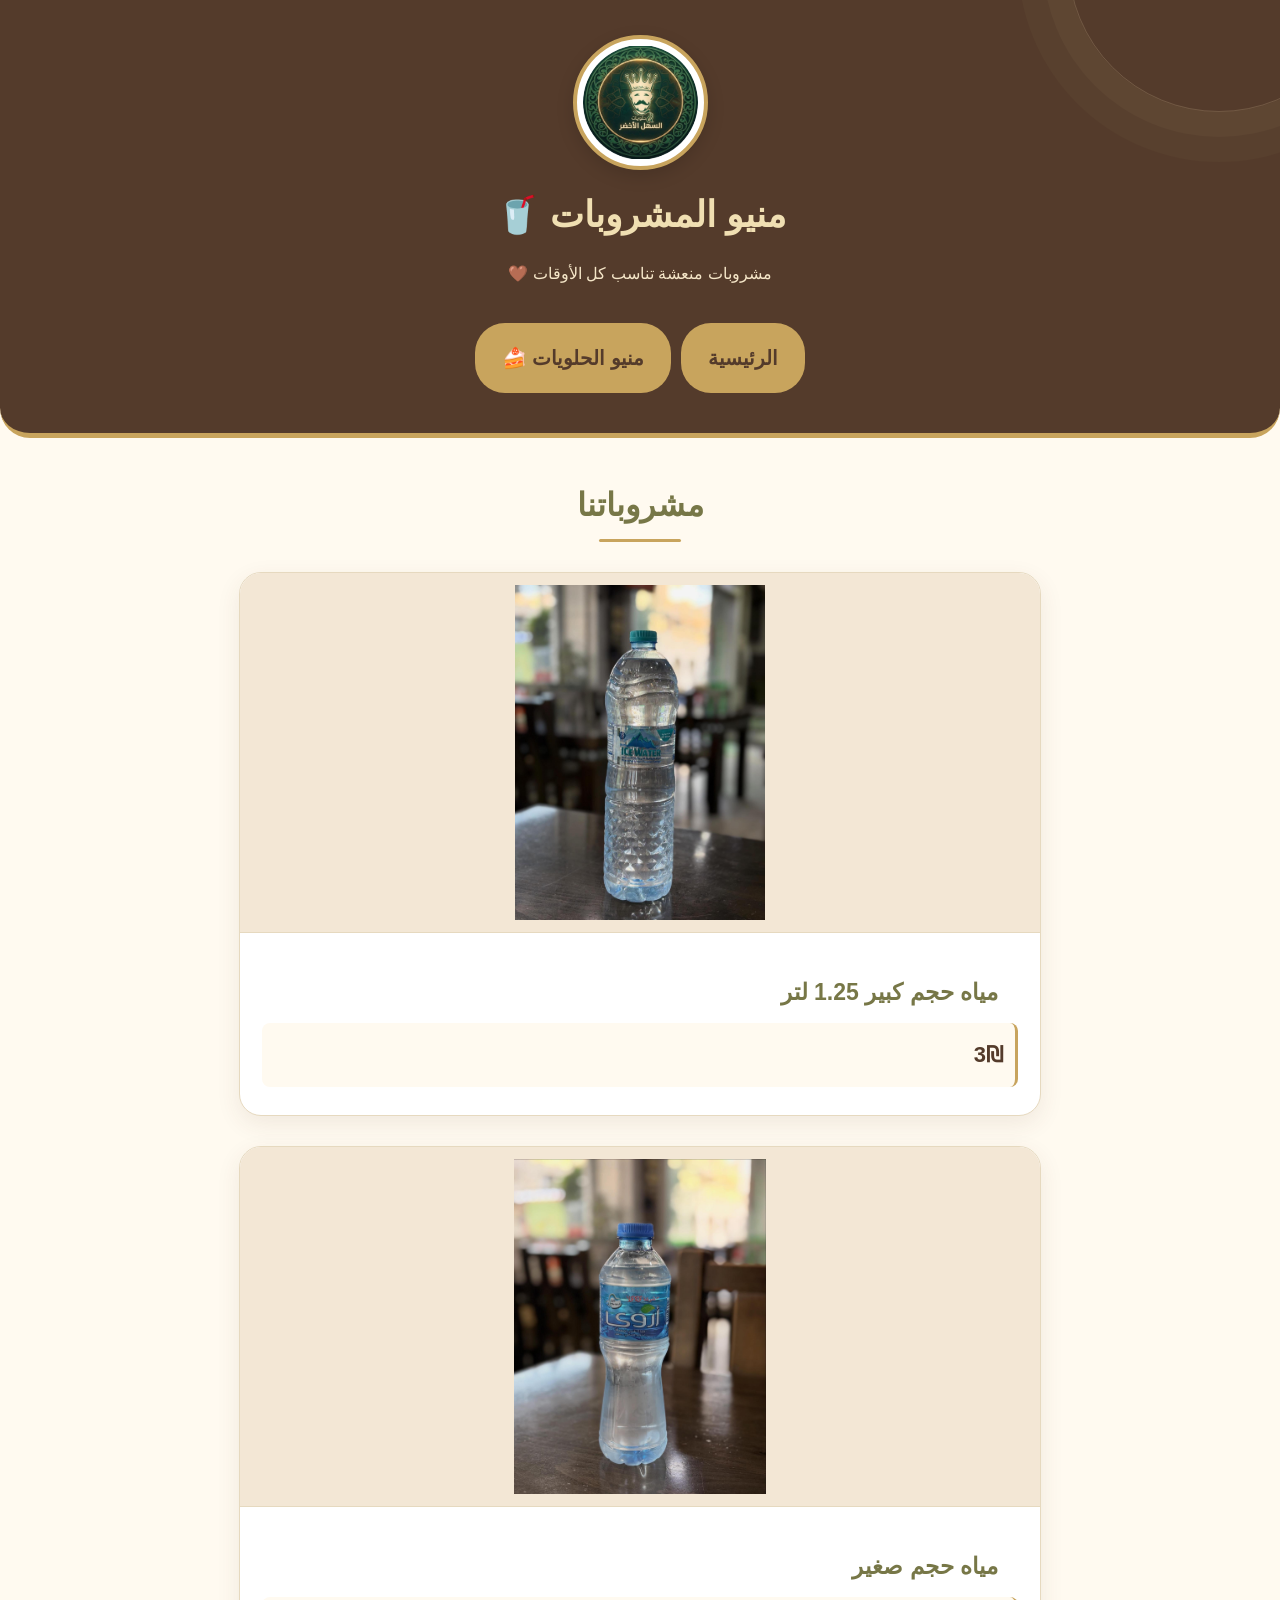
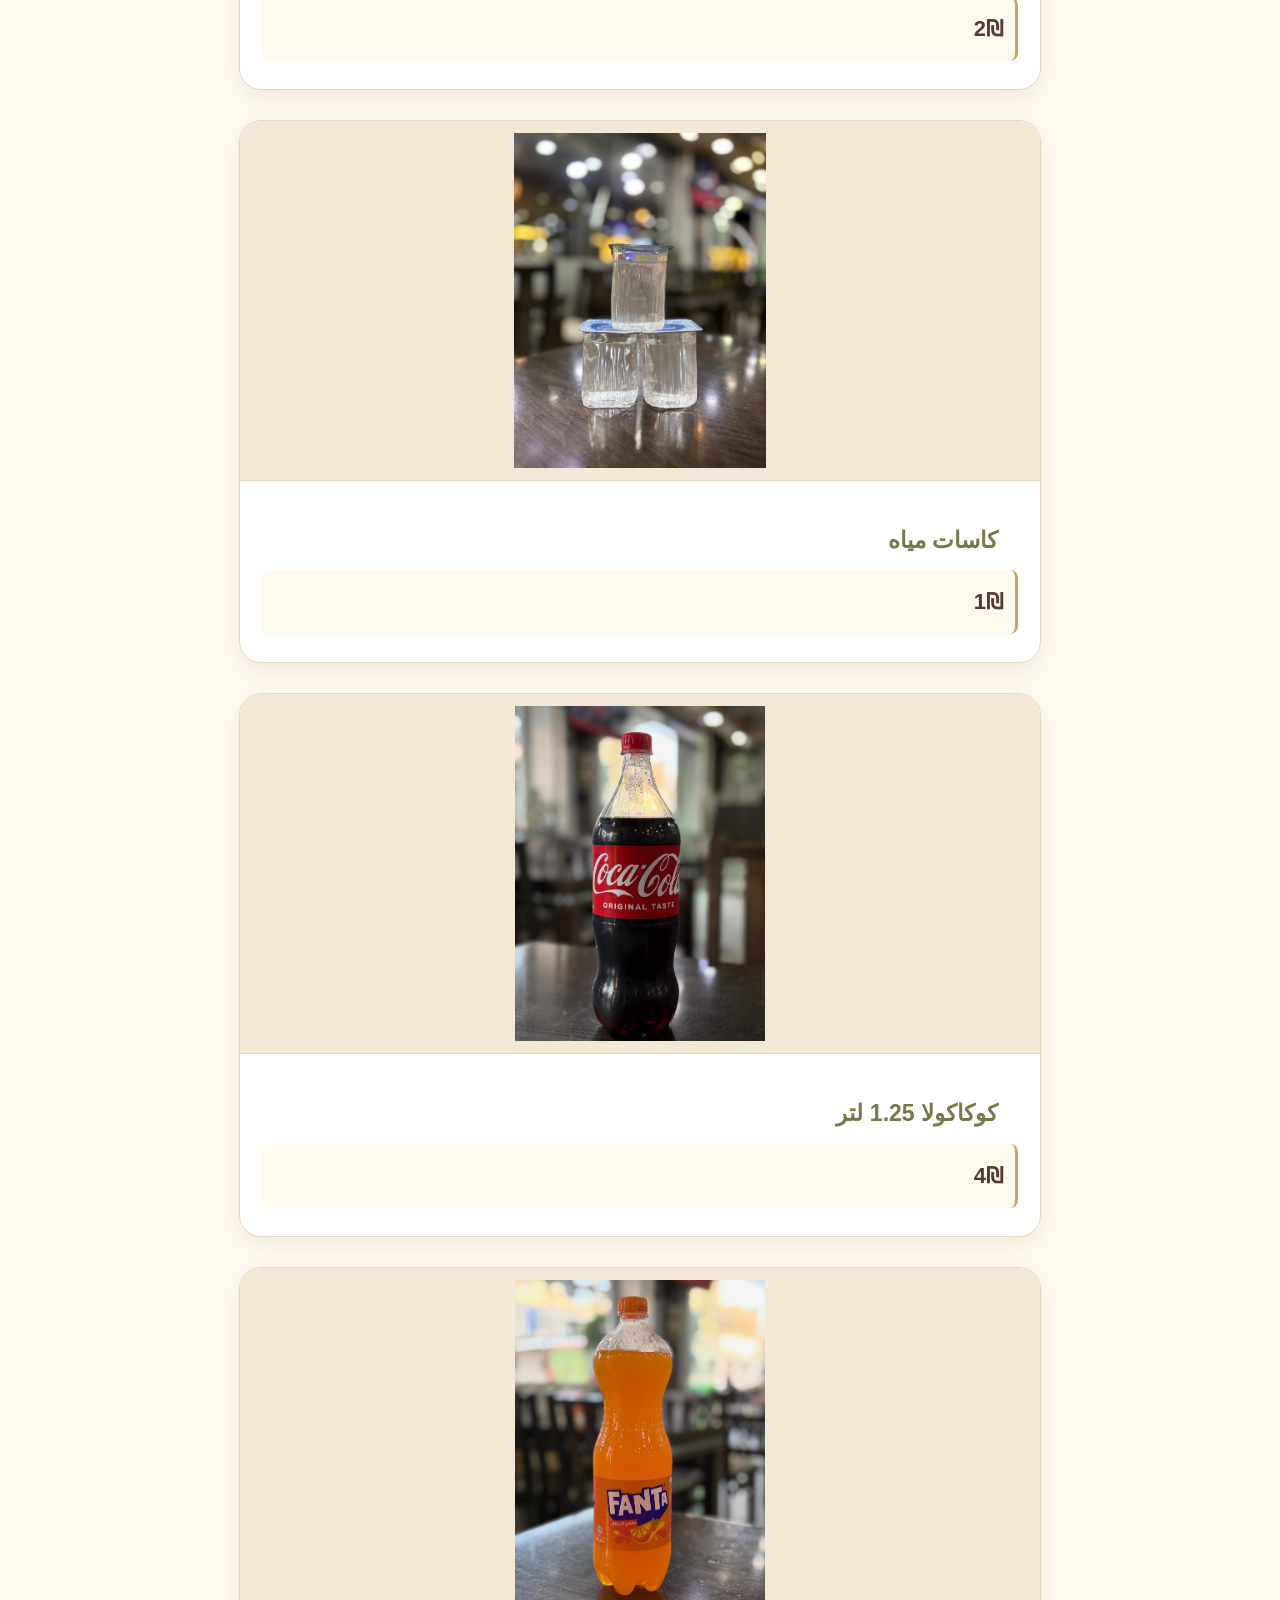
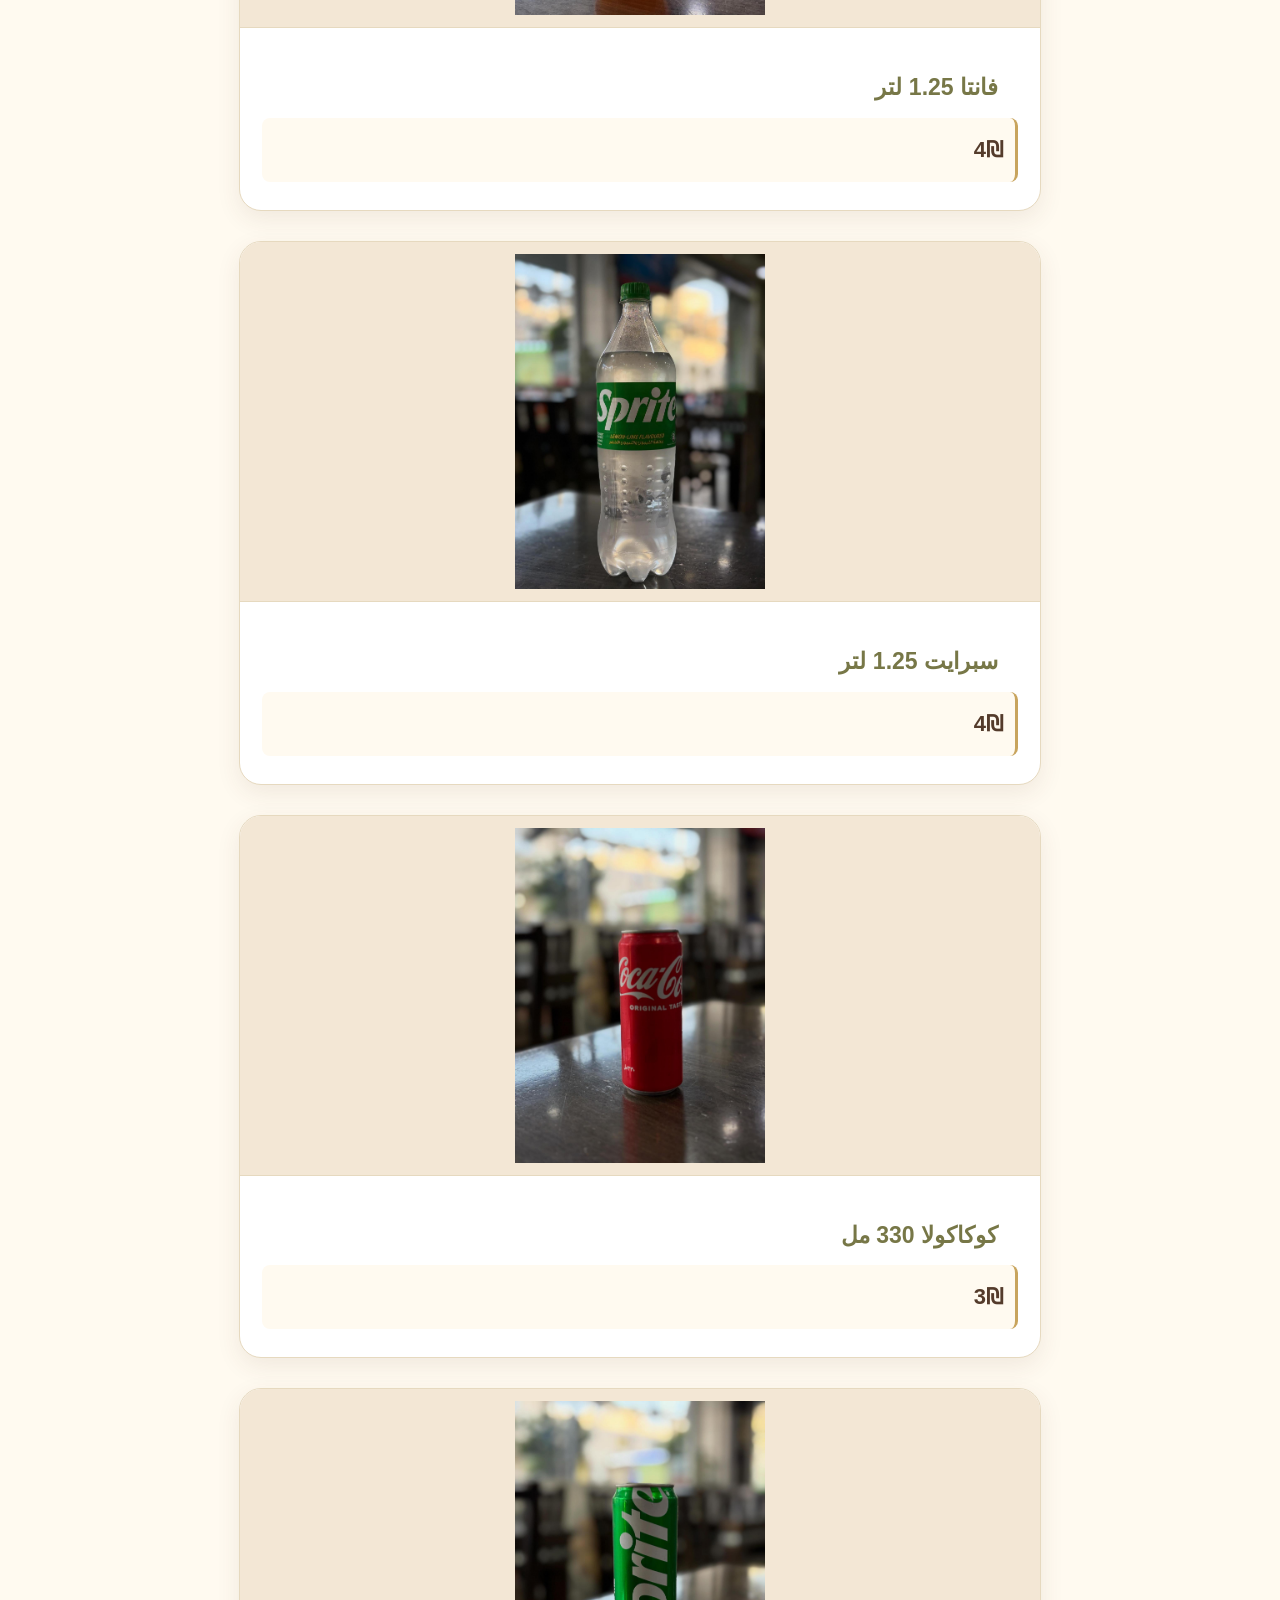
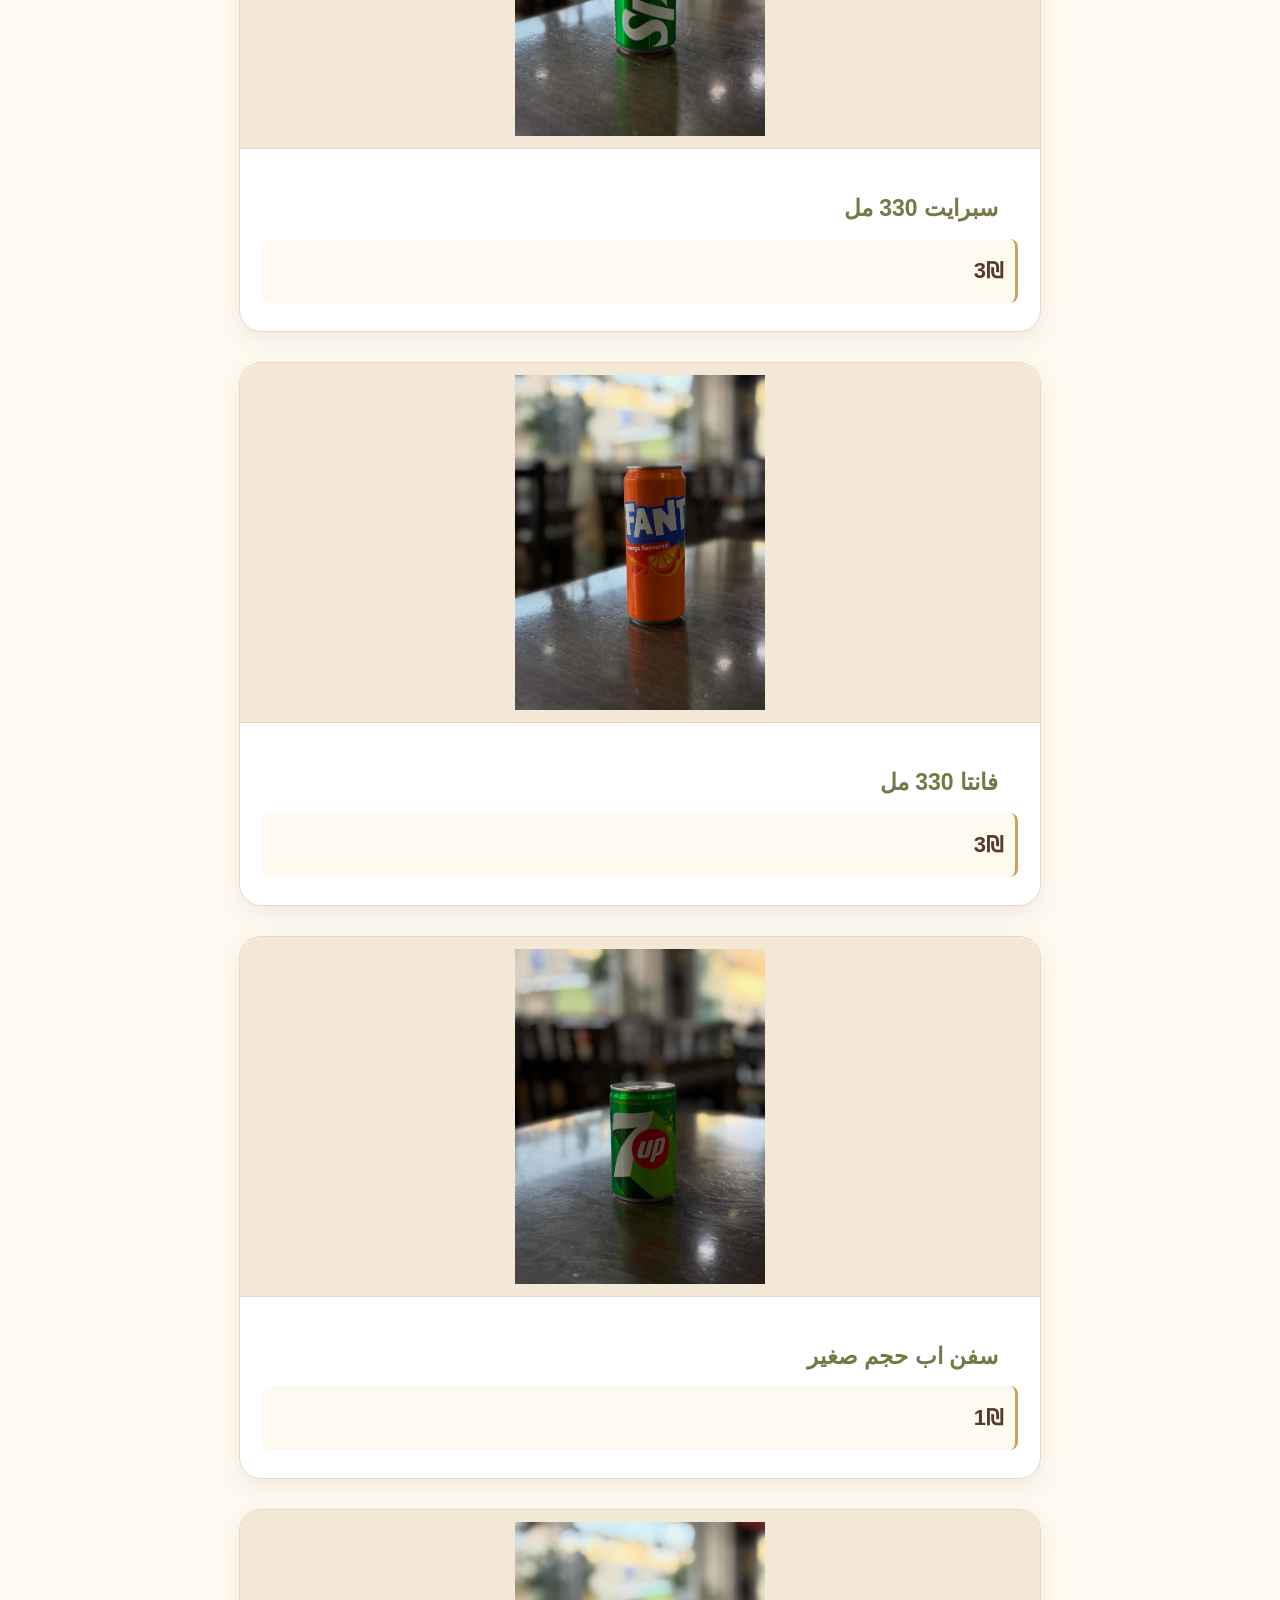
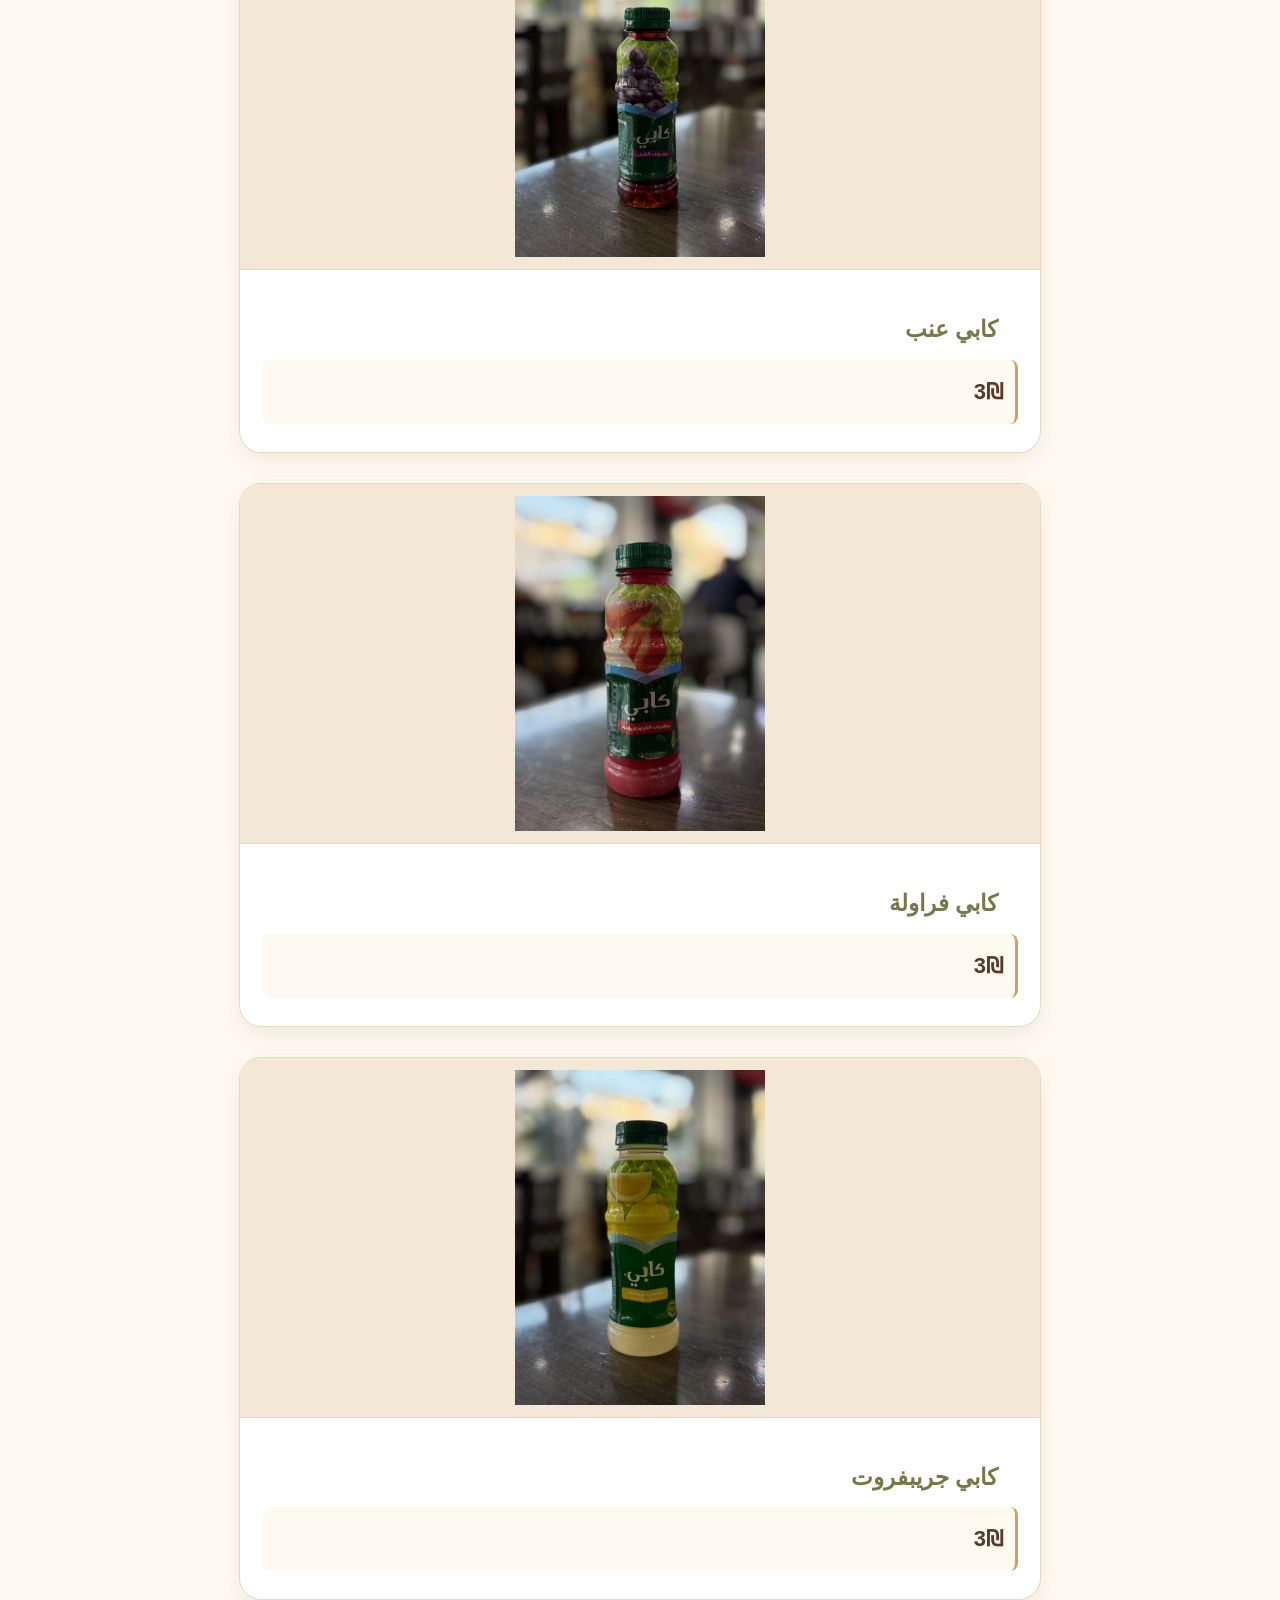
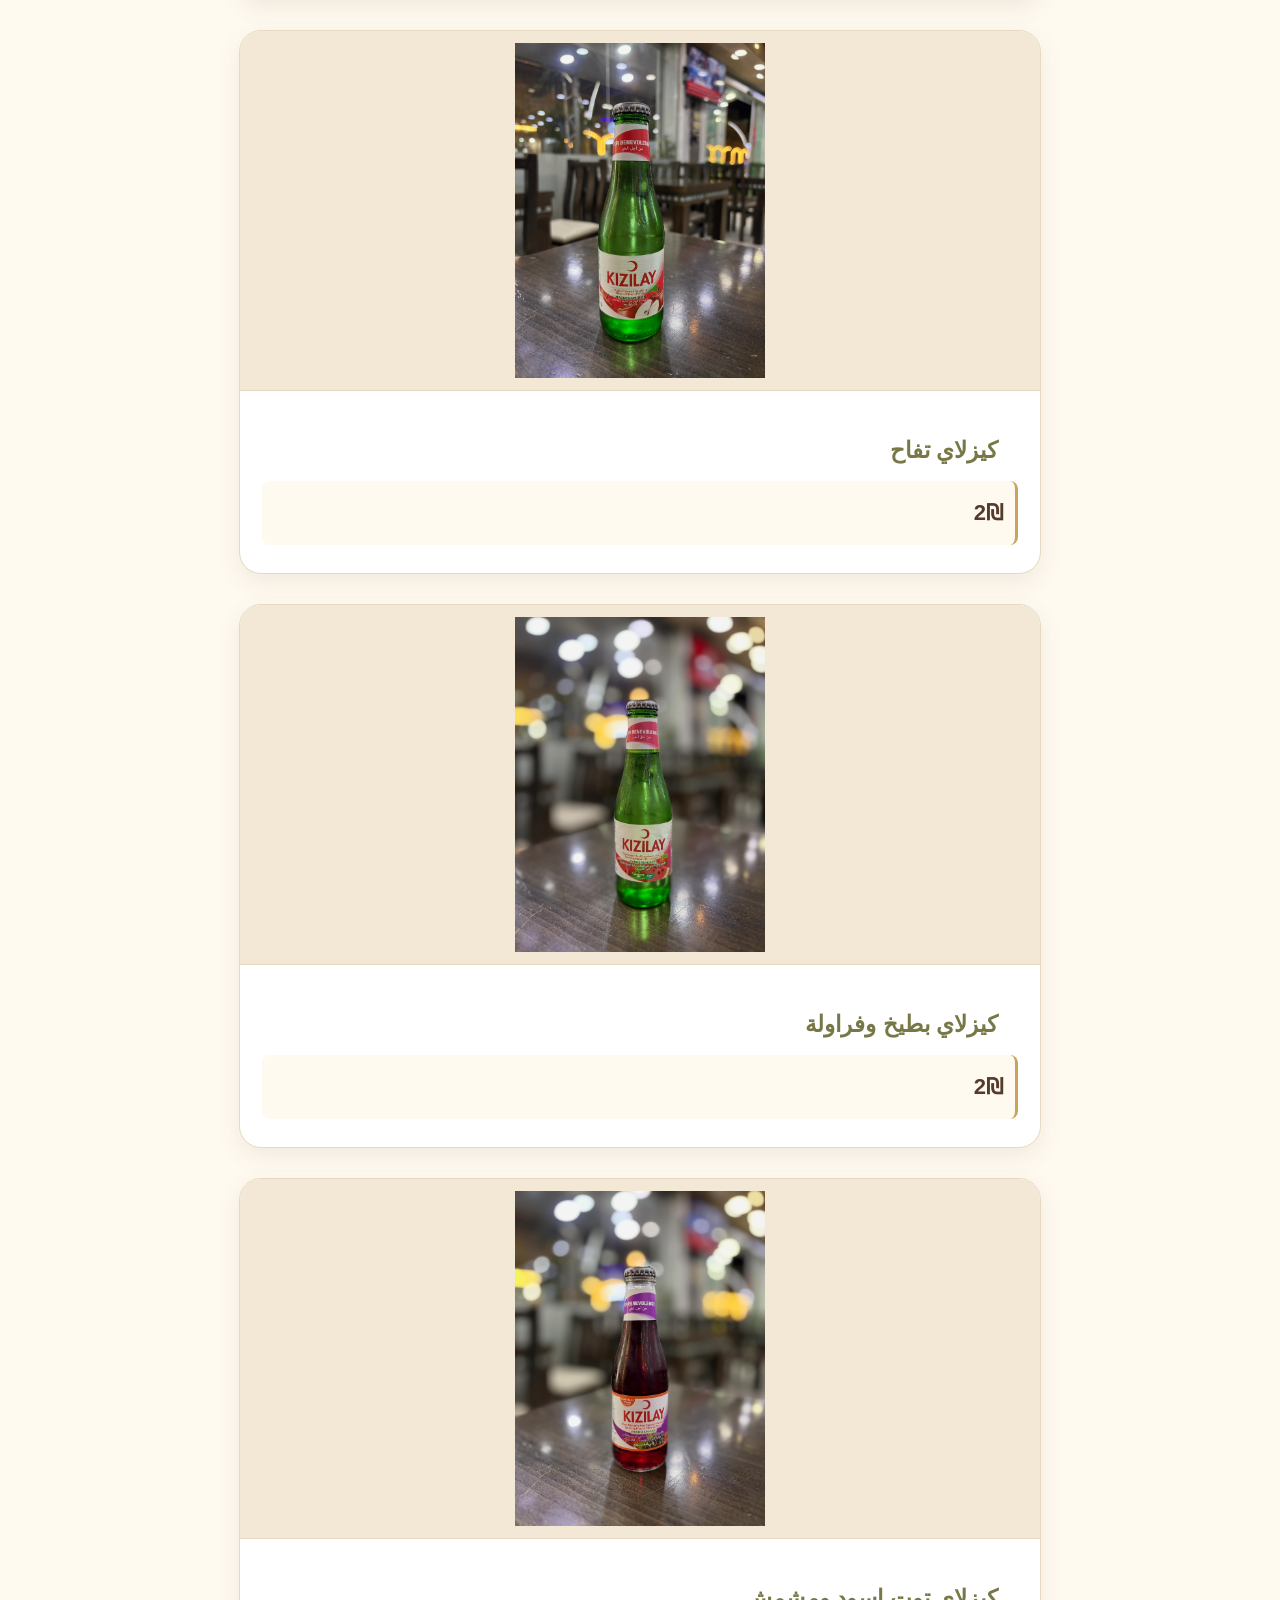
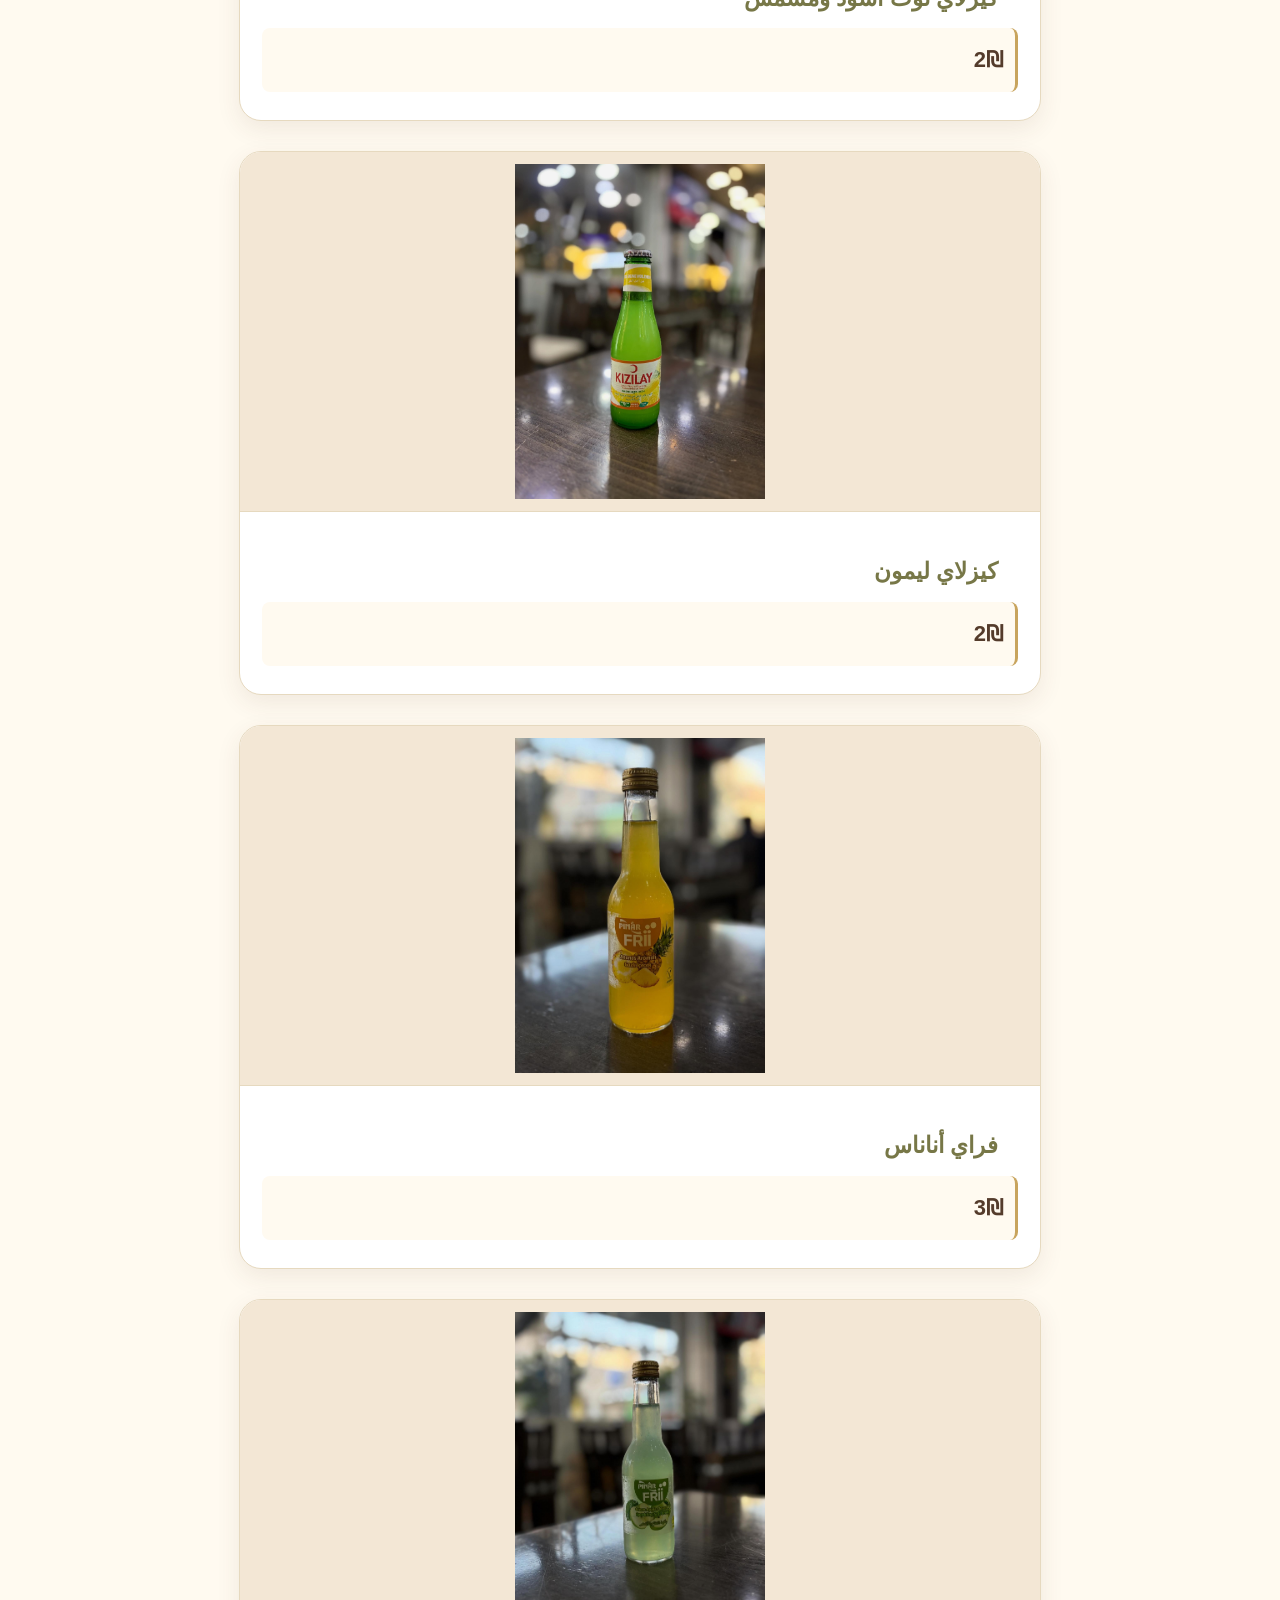
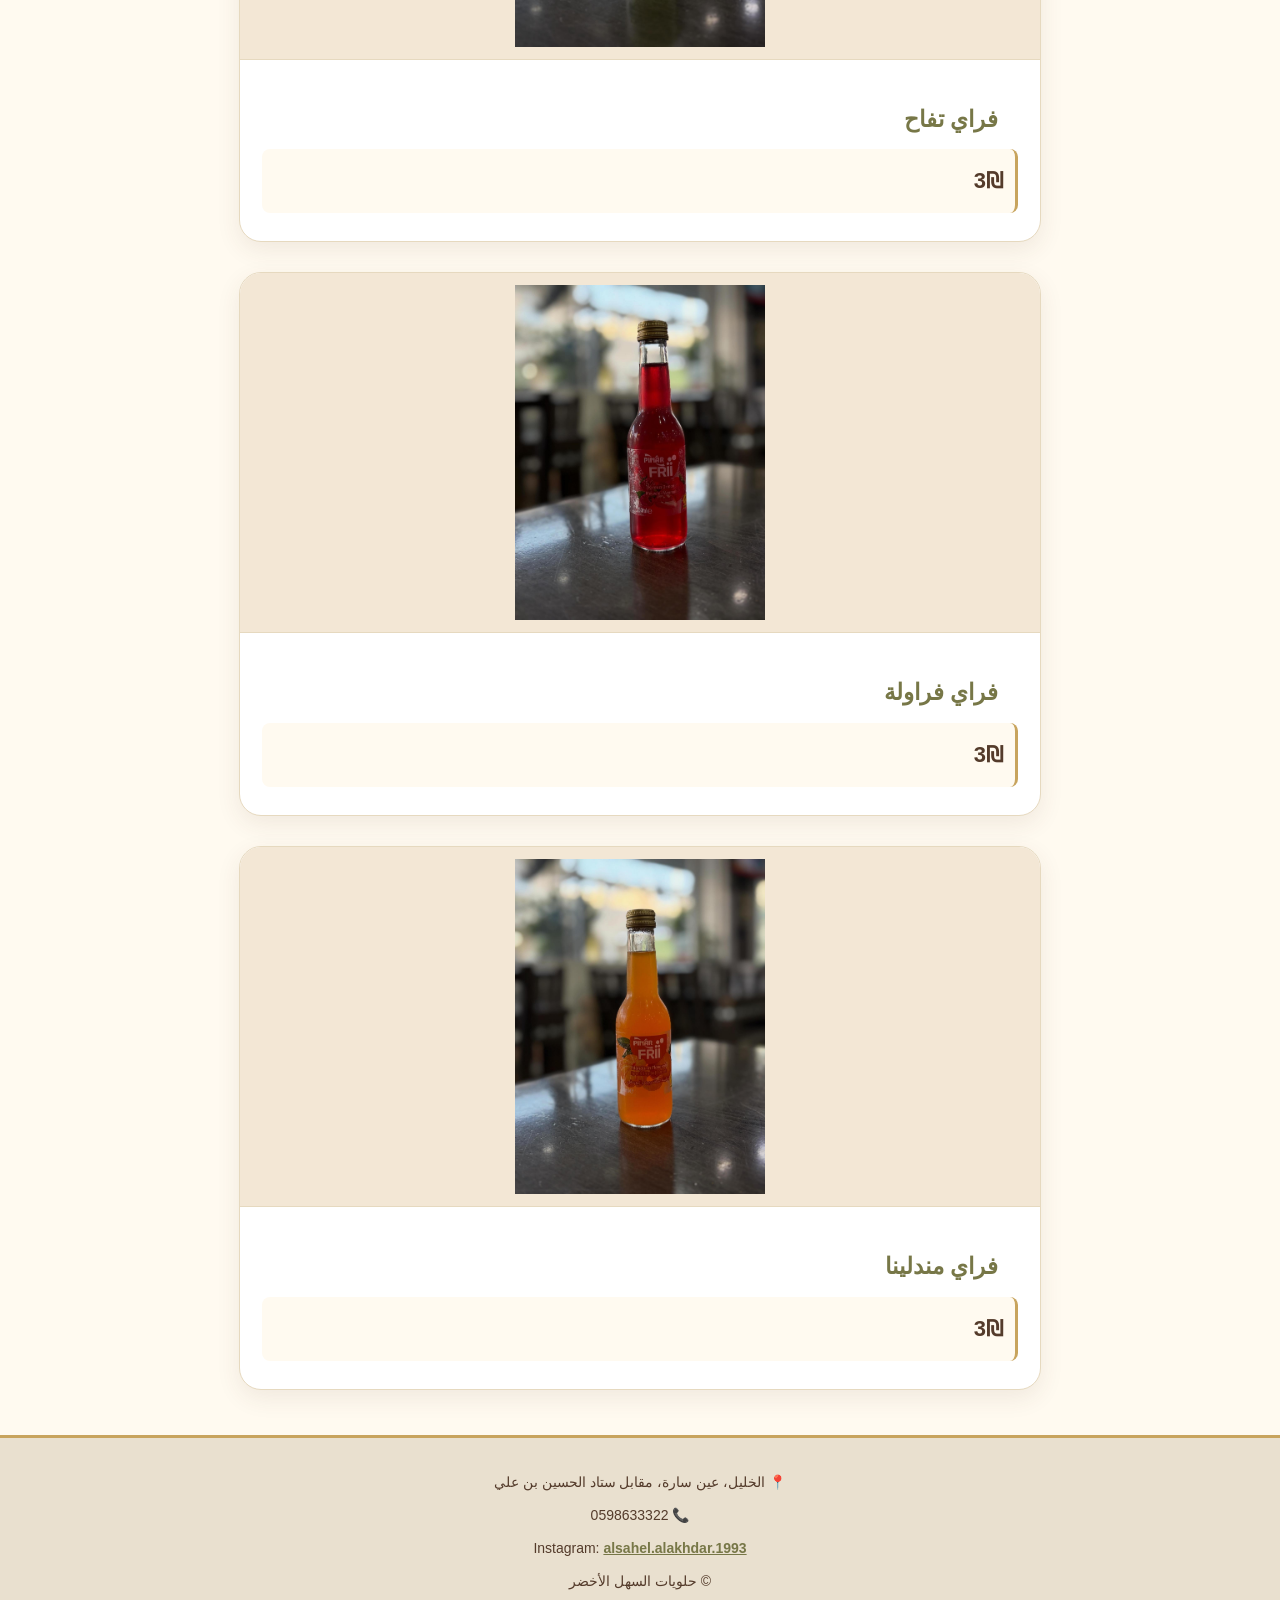
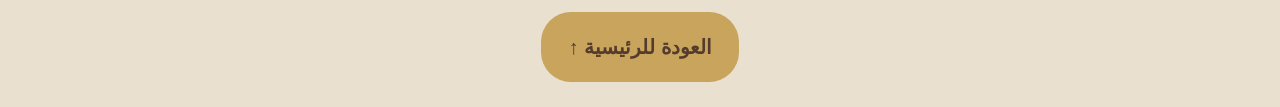
<file: drinks.html>
<!DOCTYPE html>
<html lang="ar" dir="rtl">
<head>
    <meta charset="UTF-8">
    <meta name="viewport" content="width=device-width, initial-scale=1.0">
    <title>منيو المشروبات | حلويات السهل الأخضر</title>
    <link rel="stylesheet" href="style.css">
</head>
<body>

    <header class="hero">
        <a href="index.html">
            <img src="logo.jpeg" alt="شعار حلويات السهل الأخضر" class="logo">
        </a>
        <h1>منيو المشروبات 🥤</h1>
        <p>مشروبات منعشة تناسب كل الأوقات 🤎</p>

        <nav class="menu-nav">
            <a href="index.html">الرئيسية</a>
            <a href="desserts.html">منيو الحلويات 🍰</a>
        </nav>
    </header>

    <main>
        <h2 class="menu-title">مشروباتنا</h2>

        <section class="menu-grid">

            <article class="dessert-card">
                <img src="مياه كبيرة.jpeg" alt="المشروب 1">
                <div class="dessert-info">
                    <h3>مياه حجم كبير 1.25 لتر</h3>
                    <p class="price">
                        3₪
                    </p>
                </div>
            </article>

<article class="dessert-card">
                <img src="مياه اروى.jpeg" alt="المشروب 15">
                <div class="dessert-info">
                    <h3>مياه حجم صغير</h3>
                    <p class="price">
                        2₪
                    </p>
                </div>
            </article>


            <article class="dessert-card">
                <img src="مياه كاسات.jpeg" alt="المشروب 15">
                <div class="dessert-info">
                    <h3>كاسات مياه</h3>
                    <p class="price">
                        1₪
                    </p>
                   
                </div>
            </article>



            <article class="dessert-card">
                <img src="كوكاكولا.jpeg" alt="المشروب 2">
                <div class="dessert-info">
                    <h3>كوكاكولا 1.25 لتر</h3>
                    <p class="price">
                        4₪
                    </p>
                </div>
            </article>

            <article class="dessert-card">
                <img src="فانتا.jpeg" alt="المشروب 3">
                <div class="dessert-info">
                    <h3>فانتا 1.25 لتر</h3>
                    <p class="price">
                        4₪
                    </p>
                </div>
            </article>

            <article class="dessert-card">
                <img src="سبرايت.jpeg" alt="المشروب 14">
                <div class="dessert-info">
                    <h3>سبرايت 1.25 لتر</h3>
                    <p class="price">
                        4₪
                    </p>
                </div>
            </article>

             <article class="dessert-card">
                <img src="كوكاكولا 330 مل.jpeg" alt="المشروب 7">
                <div class="dessert-info">
                    <h3>كوكاكولا 330 مل</h3>
                    <p class="price">
                        3₪
                    </p>
                </div>
            </article>

            <article class="dessert-card">
                <img src="سبرايت وسط .jpeg" alt="المشروب 13">
                <div class="dessert-info">
                    <h3>سبرايت 330 مل</h3>
                    <p class="price">
                        3₪
                    </p>
                </div>
            </article>

            <article class="dessert-card">
                <img src="فانتا وسط.jpeg" alt="المشروب 13">
                <div class="dessert-info">
                    <h3>فانتا 330 مل</h3>
                    <p class="price">
                        3₪
                    </p>
                </div>
            </article>



              <article class="dessert-card">
                <img src="سفن اب صغير.jpeg" alt="المشروب 12">
                <div class="dessert-info">
                    <h3>سفن اب حجم صغير</h3>
                    <p class="price">
                        1₪
                    </p>
                </div>
            </article>

            <article class="dessert-card">
                <img src="كابي عنب.jpeg" alt="المشروب 4">
                <div class="dessert-info">
                    <h3>كابي عنب</h3>
                    <p class="price">
                        3₪
                    </p>
                </div>
            </article>


            <article class="dessert-card">
                <img src="كابي فراولة.jpeg" alt="المشروب 5">
                <div class="dessert-info">
                    <h3>كابي فراولة</h3>
                    <p class="price">
                        3₪
                    </p>
                </div>
            </article>


            <article class="dessert-card">
                <img src="كابي جريبفروت.jpeg" alt="المشروب 6">
                <div class="dessert-info">
                    <h3>كابي جريبفروت</h3>
                    <p class="price">
                        3₪
                    </p>
                </div>
            </article>



            <article class="dessert-card">
                <img src="كيزلاي تفاح.jpeg" alt="المشروب 8">
                <div class="dessert-info">
                    <h3> كيزلاي تفاح</h3>
                    <p class="price">
                        2₪
                    </p>
                </div>
            </article>


            <article class="dessert-card">
                <img src="كيزلاي بطيخ وفرولة.jpeg" alt="المشروب 9">
                <div class="dessert-info">
                    <h3>  كيزلاي بطيخ وفراولة</h3>
                    <p class="price">
                        2₪
                    </p>
                </div>
            </article>

            <article class="dessert-card">
                <img src="كيزلاي توت ومشمش.jpeg" alt="المشروب 10">
                <div class="dessert-info">
                    <h3>كيزلاي توت اسود ومشمش</h3>
                    <p class="price">
                        2₪
                    </p>
                </div>
            </article>

            <article class="dessert-card">
                <img src="كيزلاي ليمون.jpeg" alt="المشروب 11">
                <div class="dessert-info">
                    <h3>كيزلاي ليمون</h3>
                    <p class="price">
                       2₪
                    </p>
                </div>
            </article>

          

            

            <article class="dessert-card">
                <img src="فراي اناناس.jpeg" alt="المشروب 18">
                <div class="dessert-info">
                    <h3>فراي أناناس</h3>
                    <p class="price">
                        3₪
                    </p>
                </div>
            </article>

            <article class="dessert-card">
                <img src="فراي تفاح.jpeg" alt="المشروب 18">
                <div class="dessert-info">
                    <h3>فراي تفاح</h3>
                    <p class="price">
                        3₪
                    </p>
                </div>
            </article>


            <article class="dessert-card">
                <img src="فراي فرولة .jpeg" alt="المشروب 18">
                <div class="dessert-info">
                    <h3>فراي فراولة</h3>
                    <p class="price">
                        3₪
                    </p>
                </div>
            </article>


            <article class="dessert-card">
                <img src="فراي مندلينا.jpeg" alt="المشروب 18">
                <div class="dessert-info">
                    <h3>فراي مندلينا</h3>
                    <p class="price">
                        3₪
                    </p>
                </div>
            </article>

        </section>
    </main>

    <footer>
        <p>📍 الخليل، عين سارة، مقابل ستاد الحسين بن علي</p>
        <p>📞 0598633322</p>
        <p>
            Instagram:
            <a href="https://www.instagram.com/alsahel.alakhdar.1993/"
               target="_blank" rel="noopener noreferrer">
                alsahel.alakhdar.1993
            </a>
        </p>
        <p>© حلويات السهل الأخضر</p>
        <a class="back-link" href="index.html">العودة للرئيسية ↑</a>
    </footer>

    <script src="script.js"></script>
</body>
</html>
</file>
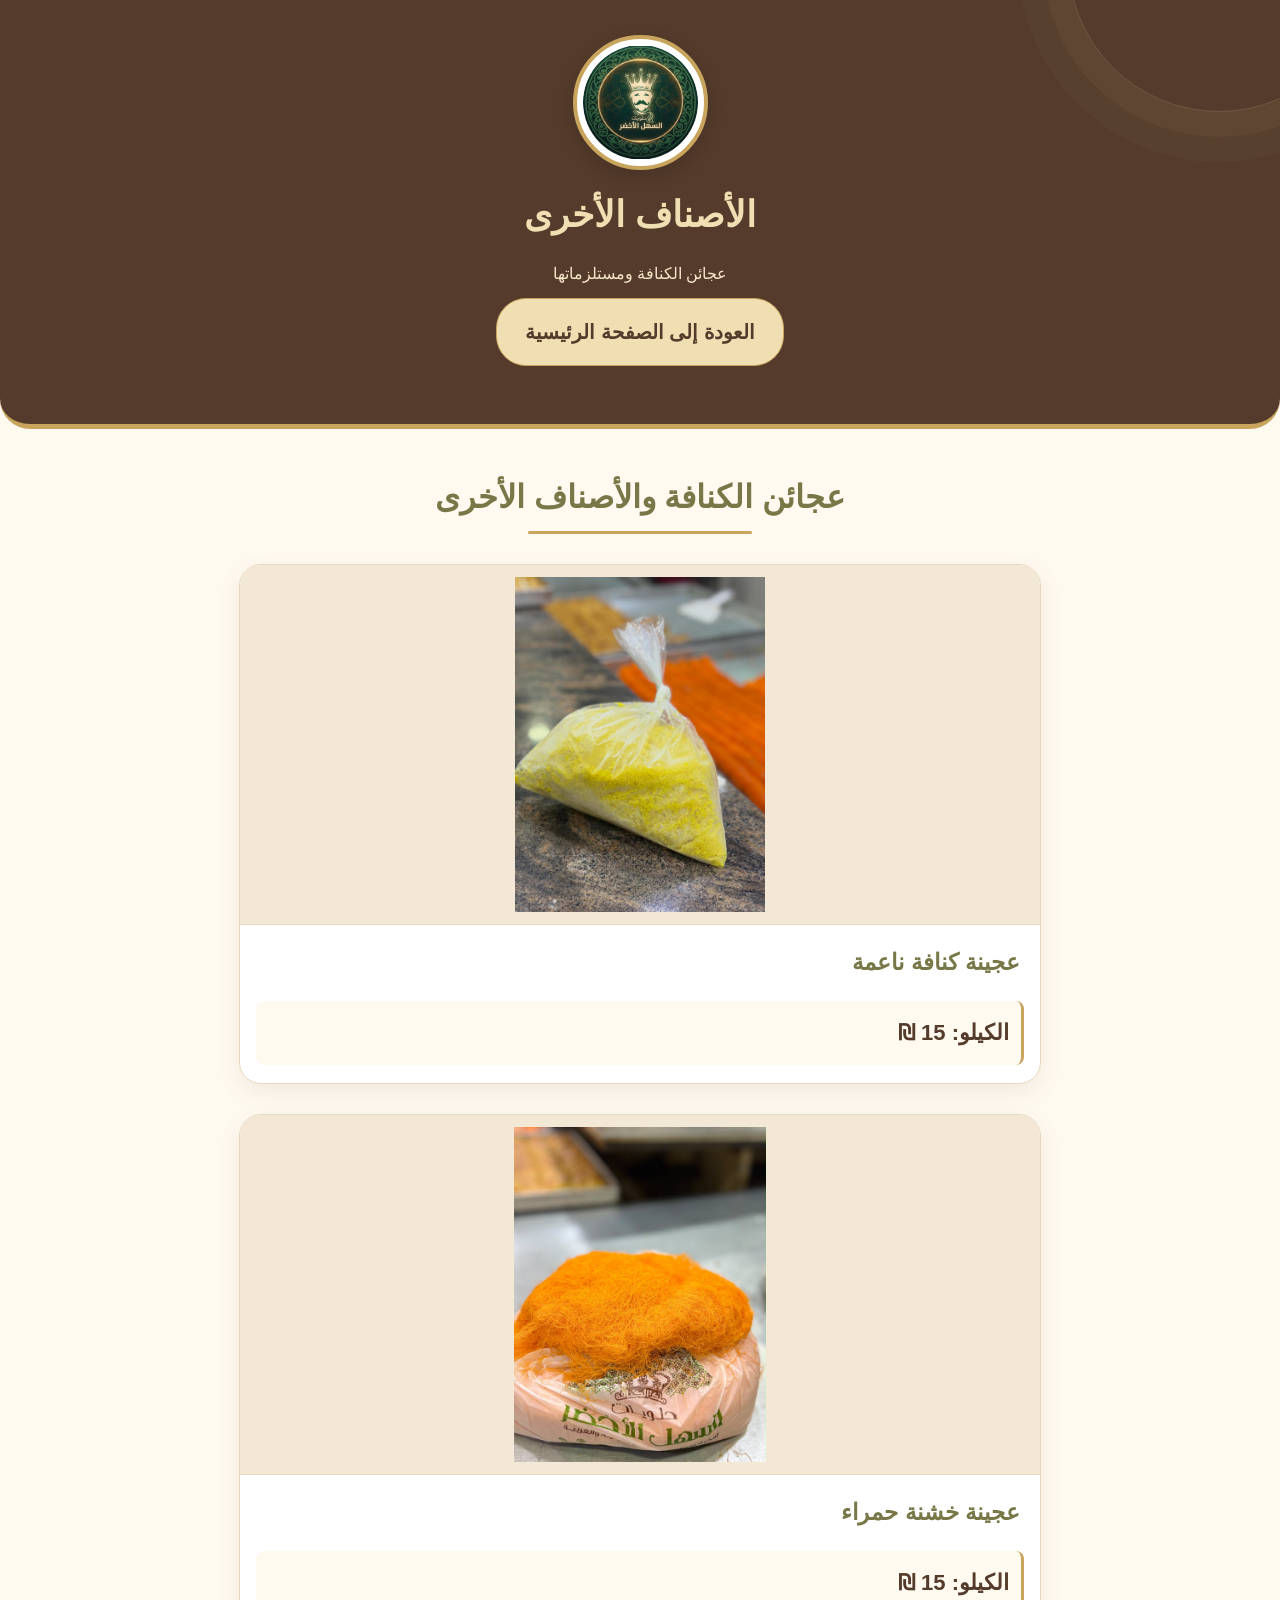
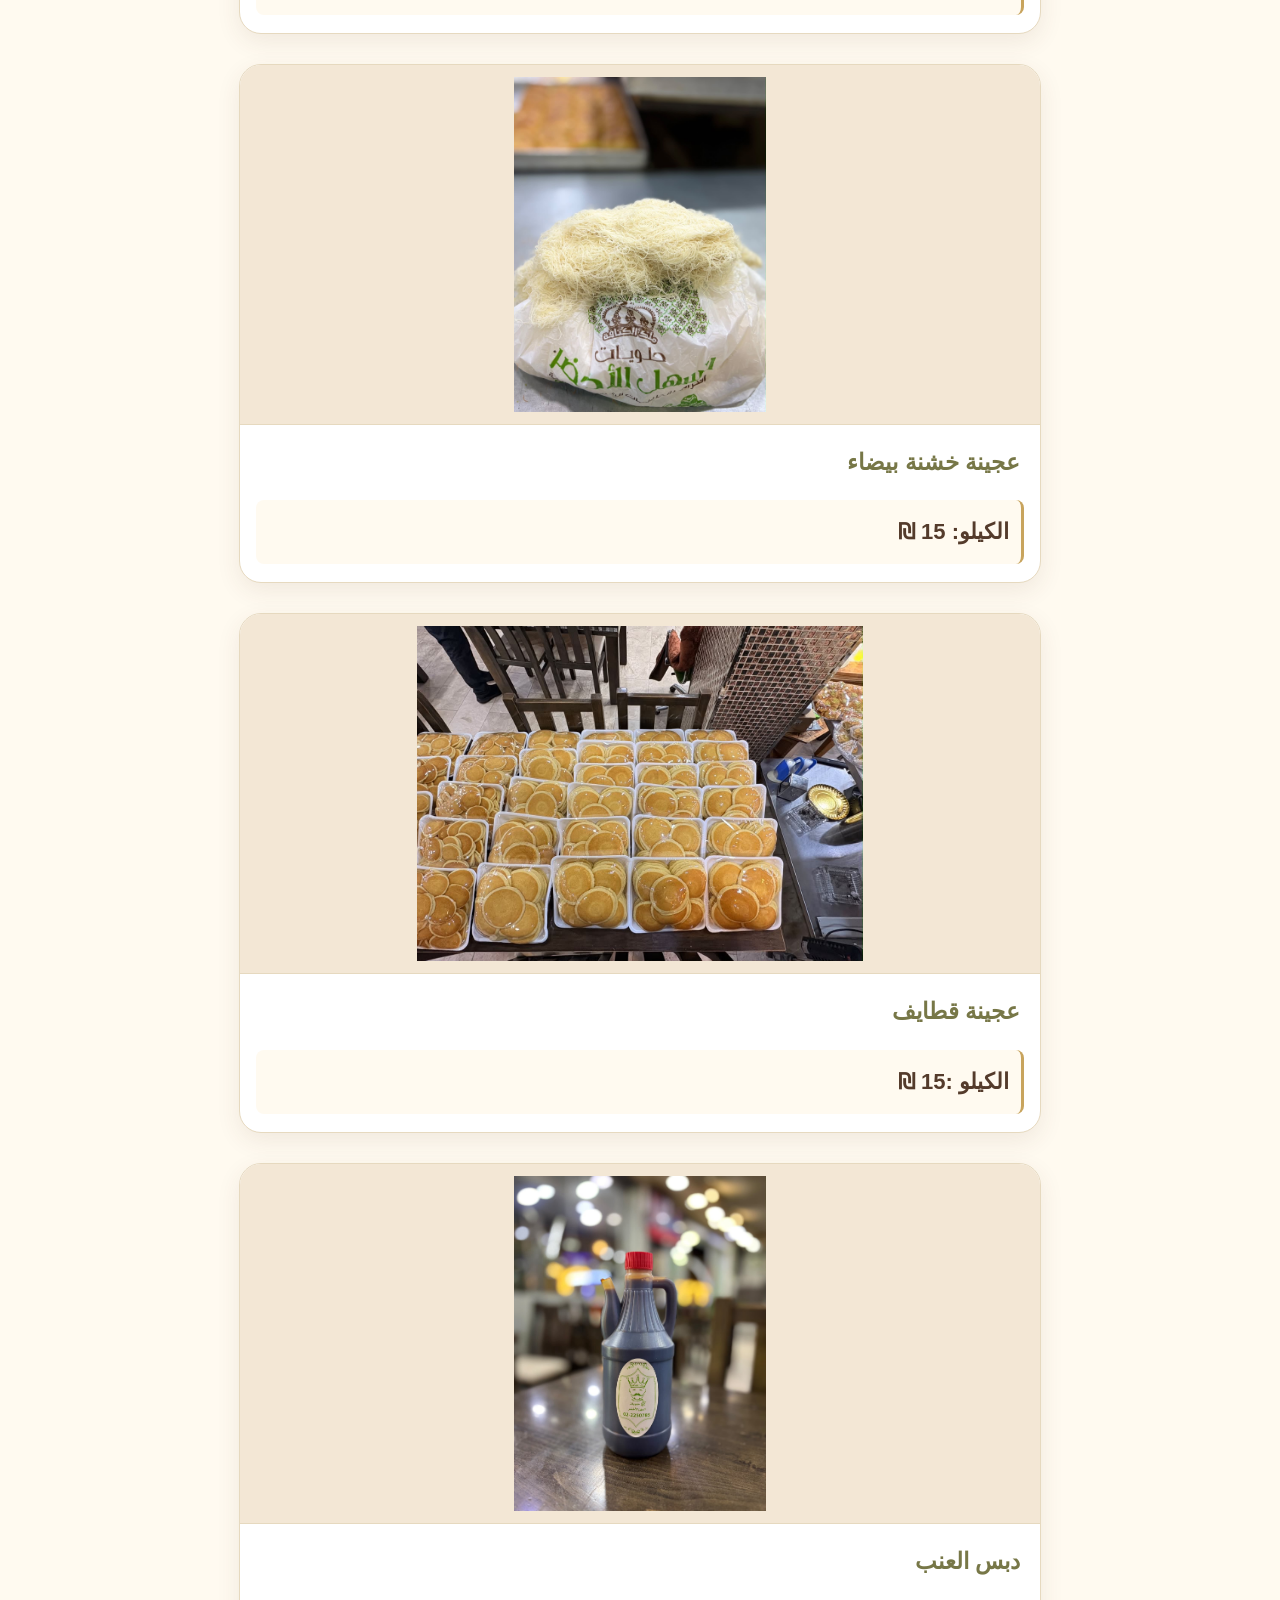
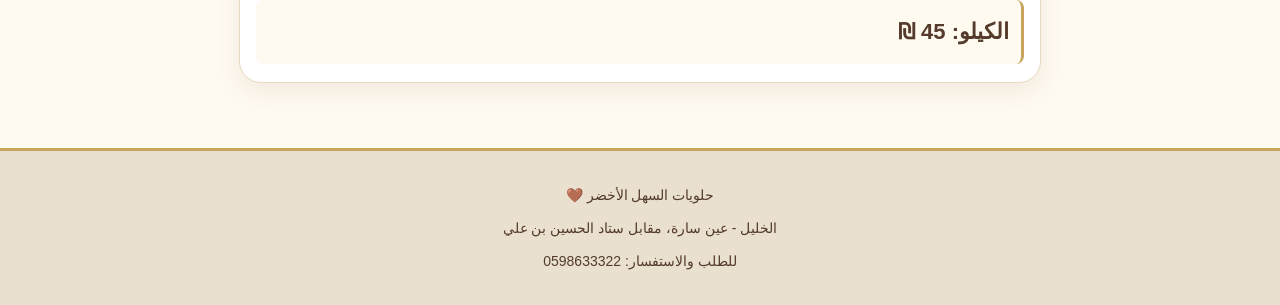
<file: other.html>
<!DOCTYPE html>
<html lang="ar" dir="rtl">
<head>
    <meta charset="UTF-8">
    <meta name="viewport" content="width=device-width, initial-scale=1.0">

    <title>منيو الأصناف الأخرى | حلويات السهل الأخضر</title>

    <link rel="stylesheet" href="style.css">

   <!-- <link href="https://fonts.googleapis.com/css2?family=Cairo:wght@400;600;700;800&display=swap"
          rel="stylesheet">-->
</head>

<body>

    <header class="hero">
        <a href="index.html">
            <img src="logo.jpeg"
                 alt="شعار حلويات السهل الأخضر"
                 class="logo">
        </a>

        <h1>الأصناف الأخرى</h1>

        <p>
            عجائن الكنافة ومستلزماتها
            <br>
         <!--   الجودة أولاً والطعم يحكي عنّا 🤎
        </p> -->

        <a href="index.html" class="choice-button">
            العودة إلى الصفحة الرئيسية
        </a>
    </header>

    <main class="menu-container">

        <h2 class="section-title">عجائن الكنافة والأصناف الأخرى</h2>

        <section class="menu-grid">

            <!-- الصنف الأول -->
            <article class="dessert-card">
                <img src="عجينة عادية .jpeg" alt="الصنف الأول">

                <h3>عجينة كنافة ناعمة</h3>


                <p class="price">
                    الكيلو: 15 ₪
                </p>
            </article>

            <!-- الصنف الثاني -->
            <article class="dessert-card">
                <img src="عجينة خشنة حمراء.jpeg" alt="الصنف الثاني">

                <h3>عجينة خشنة حمراء</h3>


                <p class="price">
                    الكيلو: 15 ₪
                </p>
            </article>

            <!-- الصنف الثالث -->
            <article class="dessert-card">
                <img src="عجينة خشنة بيضاء.jpeg" alt="الصنف الثالث">

                <h3>عجينة خشنة بيضاء</h3>


                <p class="price">
                    الكيلو: 15 ₪
                </p>
            </article>

            

                
            <article class="dessert-card">
                <img src="عجينة قطايف.jpeg" alt="الصنف الثالث">

                <h3>عجينة قطايف</h3>

                

                <p class="price">
                    الكيلو :15 ₪
                </p>
            </article>  

            <article class="dessert-card">
                <img src="دبس عنب.jpeg" alt="الصنف الثالث">

                <h3>دبس العنب</h3>


                <p class="price">
                    الكيلو: 45 ₪
                </p>
            </article>
        </section>

    </main>

    <footer>
        <p>حلويات السهل الأخضر 🤎</p>
        <p>الخليل - عين سارة، مقابل ستاد الحسين بن علي</p>
        <p>للطلب والاستفسار: 0598633322</p>
    </footer>

</body>
</html>
</file>
<file: style.css>
/*
:root {
    --brown: #543b2b;
    --gold: #c8a45d;
    --gold-light: #f0dfb2;
    --olive: #777747;
    --olive-light: #b9bd87;
    --cream: #fffaf0;
    --white: #ffffff;
}

* {
    box-sizing: border-box;
}

body {
    margin: 0;
    font-family: Arial, sans-serif;
    background: var(--cream);
    color: var(--brown);
    line-height: 1.8;
}

/*
.hero {
    background: var(--brown);
    min-height: 420px;
    padding: 35px 20px;
    display: flex;
    flex-direction: column;
    align-items: center;
    justify-content: center;
    text-align: center;
    border-radius: 0 0 25px 25px;
}

/*
.logo-container {
    width: 170px;
    height: 170px;
    border-radius: 50%;
    background-image: url("logo1.jpeg");
    background-size: cover;
    background-position: center;
    background-repeat: no-repeat;
    display: flex;
    align-items: center;
    justify-content: center;
    margin-bottom: 15px;
    overflow: hidden;
}

/*
.hero .logo {
    width: 145px;
    height: 145px;
    object-fit: contain;
    border-radius: 50%;
    background: transparent;
    padding: 0;
    display: block;
}

/*
.hero h1 {
    margin: 10px 0;
    color: var(--olive-light);
}

/*
.hero p {
    color: #f5e6c8;
    line-height: 1.9;
    margin: 8px 0 20px;
}

/*
.hero .contact-button {
    display: inline-block;
    margin-top: 12px;
    padding: 12px 25px;
    background-color: var(--gold-light);
    color: var(--brown);
    text-decoration: none;
    border-radius: 25px;
    font-weight: bold;
    transition: background-color 0.3s;
}

.hero .contact-button:hover {
    background-color: var(--gold);
}

/*
.menu-title {
    text-align: center;
    color: var(--olive);
    margin: 30px 10px 20px;
}

/*
.home-menu {
    padding: 1px 0 20px;
}

.choice-grid {
    display: grid;
    grid-template-columns: repeat(2, minmax(0, 1fr));
    gap: 22px;
    max-width: 900px;
    padding: 0 18px 35px;
    margin: auto;
}

.choice-card {
    display: block;
    background: var(--white);
    border: 1px solid #e6d9bf;
    border-radius: 18px;
    overflow: hidden;
    box-shadow: 0 5px 15px rgba(84, 59, 43, 0.10);
    text-decoration: none;
    color: var(--brown);
    text-align: center;
    padding-bottom: 20px;
    transition: transform 0.2s, box-shadow 0.2s;
}

.choice-card:hover {
    transform: translateY(-4px);
    box-shadow: 0 8px 20px rgba(84, 59, 43, 0.16);
}

/*
.choice-card img {
    width: 100%;
    height: 250px;
    object-fit: cover;
    display: block;
}

/*
.choice-card img[src="منيو المشروبات.jpeg"] {
    height: 300px;
    object-position: center;
}

.choice-card h2 {
    color: var(--olive);
    font-size: 22px;
    margin: 12px 8px 5px;
}

.choice-card p {
    margin: 5px 14px 15px;
}

.choice-button {
    display: inline-block;
    background: var(--gold);
    color: var(--brown);
    padding: 8px 18px;
    border-radius: 25px;
    font-weight: bold;
}

/*
.family-section {
    max-width: 1100px;
    margin: 15px auto 40px;
    padding: 30px 20px;
    text-align: center;
}

/*
.family-heading {
    max-width: 780px;
    margin: 0 auto 25px;
    padding: 20px;
    background: #f3e7d5;
    border: 1px solid #e6d9bf;
    border-radius: 20px;
}

.family-decoration {
    color: var(--gold);
    font-size: 25px;
}

.family-heading h2 {
    color: var(--olive);
    font-size: 30px;
    margin: 5px 0 12px;
}

.family-heading p {
    margin: 0;
    line-height: 2.1;
    font-size: 17px;
}

/*
.family-cover {
    max-width: 900px;
    margin: 0 auto 25px;
    border: 4px solid var(--gold-light);
    border-radius: 20px;
    overflow: hidden;
    box-shadow: 0 5px 16px rgba(84, 59, 43, 0.12);
}

.family-cover img {
    display: block;
    width: 100%;
    height: 350px;
    object-fit: cover;
    object-position: center;
}

/*
.family-gallery {
    display: grid;
    grid-template-columns: repeat(3, minmax(0, 1fr));
    gap: 18px;
    max-width: 1000px;
    margin: 0 auto;
}

.family-photo {
    height: 250px;
    overflow: hidden;
    border: 3px solid var(--white);
    border-radius: 16px;
    background: #f3e7d5;
    box-shadow: 0 4px 13px rgba(84, 59, 43, 0.14);
    transition: transform 0.25s, box-shadow 0.25s;
}

.family-photo:hover {
    transform: translateY(-4px);
    box-shadow: 0 8px 18px rgba(84, 59, 43, 0.18);
}

.family-photo img {
    display: block;
    width: 100%;
    height: 100%;
    object-fit: cover;
    object-position: center;
}

.family-footer {
    color: var(--olive);
    font-size: 20px;
    font-weight: bold;
    margin: 25px 0 0;
}

/*
.menu-nav {
    display: flex;
    justify-content: center;
    align-items: center;
    flex-wrap: wrap;
    gap: 12px;
    margin-top: 20px;
}

.menu-nav a,
.back-link {
    display: inline-block;
    text-decoration: none;
    background: var(--gold);
    color: var(--brown);
    padding: 9px 20px;
    border-radius: 25px;
    font-weight: bold;
}

.menu-nav a:hover,
.back-link:hover {
    background: var(--gold-light);
}

/*
.menu-grid {
    display: grid;
    grid-template-columns: repeat(auto-fit, minmax(240px, 1fr));
    gap: 22px;
    max-width: 1100px;
    padding: 0 18px 35px;
    margin: auto;
}

.dessert-card {
    background: var(--white);
    border: 1px solid #e6d9bf;
    border-radius: 18px;
    overflow: hidden;
    box-shadow: 0 5px 15px rgba(84, 59, 43, 0.10);
}

/*
.dessert-card img {
    width: 100%;
    height: 265px;
    object-fit: cover;
    display: block;
}
.dessert-info {
    padding: 15px;
}

.dessert-info h3 {
    color: var(--olive);
    margin: 0 0 8px;
}

.dessert-info p {
    margin: 7px 0;
}

.price {
    color: var(--brown);
    font-weight: bold;
}

/*
.share-section {
    text-align: center;
    margin: 25px 20px 35px;
    padding: 25px 15px;
    border-radius: 18px;
    background: var(--brown);
    color: var(--white);
}

.share-section h2 {
    color: var(--gold-light);
    margin: 0;
}

.share-section p {
    margin: 8px 0 17px;
}

#shareMenu {
    border: none;
    border-radius: 30px;
    background: var(--gold);
    color: var(--brown);
    padding: 13px 28px;
    font-family: inherit;
    font-size: 16px;
    font-weight: bold;
    cursor: pointer;
}

#shareMenu:hover {
    background: var(--gold-light);
}

#shareStatus {
    font-size: 13px;
}

/*
footer {
    text-align: center;
    background: #e9e0cf;
    padding: 20px 12px;
    color: var(--brown);
}

footer p {
    margin: 5px 0;
}

footer a:not(.back-link) {
    color: var(--olive);
    overflow-wrap: anywhere;
}

.back-link {
    margin-top: 12px;
}

/*
@media (max-width: 600px) {
    .hero {
        padding: 25px 14px;
    }

    .choice-grid {
        grid-template-columns: 1fr;
        max-width: 420px;
    }

    /*
    .choice-card img {
        height: 240px;
    }

    .choice-card img[src="منيو المشروبات.jpeg"] {
        height: 260px;
    }

    .menu-grid {
        grid-template-columns: 1fr;
    }

   /*
.dessert-card img {
    height: 220px;
    object-fit: cover;
}

    .menu-nav {
        gap: 8px;
    }

    /*
    .family-section {
        padding: 20px 12px;
        margin-top: 5px;
    }

    .family-heading {
        padding: 17px 12px;
    }

    .family-heading h2 {
        font-size: 25px;
    }

    .family-heading p {
        font-size: 15px;
    }

    .family-cover img {
        height: 240px;
    }

    .family-gallery {
        grid-template-columns: repeat(2, minmax(0, 1fr));
        gap: 12px;
    }

    .family-photo {
        height: 180px;
    }

    .family-footer {
        font-size: 17px;
    }
}*/


 
:root {
    --brown: #543b2b;
    --brown-light: #765741;
    --gold: #c8a45d;
    --gold-light: #f0dfb2;
    --olive: #777747;
    --olive-light: #b9bd87;
    --cream: #fffaf0;
    --cream-dark: #f3e7d5;
    --white: #ffffff;
    --border: #e6d9bf;
    --shadow: 0 8px 24px rgba(84, 59, 43, 0.09);
}

* {
    box-sizing: border-box;
}

html {
    scroll-behavior: smooth;
}

body {
    margin: 0;
    font-family: "Cairo", Arial, sans-serif;
    background: var(--cream);
    color: var(--brown);
    line-height: 1.8;
}

img {
    max-width: 100%;
}

a {
    -webkit-tap-highlight-color: transparent;
}



.hero {
    position: relative;
    isolation: isolate;
    min-height: 390px;
    padding: 35px 20px 40px;
    display: flex;
    flex-direction: column;
    align-items: center;
    justify-content: center;
    text-align: center;
    background: var(--brown);
    border-bottom: 5px solid var(--gold);
    border-radius: 0 0 30px 30px;
    overflow: hidden;
}

.hero::before {
    content: "";
    position: absolute;
    z-index: -1;
    width: 300px;
    height: 300px;
    top: -190px;
    right: -90px;
    border: 1px solid rgba(240, 223, 178, 0.18);
    border-radius: 50%;
    box-shadow:
        0 0 0 25px rgba(240, 223, 178, 0.035),
        0 0 0 50px rgba(240, 223, 178, 0.025);
}

.hero > a:has(.logo) {
    display: inline-flex;
    align-items: center;
    justify-content: center;
    margin-bottom: 10px;
}

.hero .logo {
    display: block;
    width: 135px;
    height: 135px;
    object-fit: contain;
    object-position: center;
    padding: 6px;
    background: var(--white);
    border: 4px solid var(--gold);
    border-radius: 50%;
    box-shadow: 0 6px 18px rgba(0, 0, 0, 0.14);
}

.hero h1 {
    margin: 8px 0;
    color: var(--gold-light);
    font-size: clamp(26px, 4vw, 36px);
    font-weight: 800;
    line-height: 1.5;
}

.hero p {
    margin: 8px 0 18px;
    max-width: 650px;
    color: #f5e6c8;
    font-size: 16px;
    line-height: 2;
}

.contact-button {
    display: inline-block;
    margin-top: 8px;
    padding: 11px 25px;
    background: var(--gold-light);
    color: var(--brown);
    border: 1px solid var(--gold);
    border-radius: 30px;
    text-decoration: none;
    font-weight: 800;
    transition: background 0.2s, transform 0.2s;
}

.contact-button:hover {
    background: var(--gold);
    transform: translateY(-2px);
}


.menu-title,
.section-title {
    position: relative;
    width: fit-content;
    max-width: calc(100% - 24px);
    margin: 35px auto 25px;
    padding: 0 18px 10px;
    color: var(--olive);
    text-align: center;
    font-size: clamp(23px, 3vw, 30px);
    font-weight: 800;
}

.menu-title::after,
.section-title::after {
    content: "";
    position: absolute;
    bottom: 0;
    right: 25%;
    width: 50%;
    height: 3px;
    background: var(--gold);
    border-radius: 5px;
}

.home-menu {
    padding: 1px 0 25px;
}


.choice-grid {
    display: grid;
    grid-template-columns: repeat(3, minmax(0, 1fr));
    gap: 22px;
    width: 100%;
    max-width: 1120px;
    padding: 0 20px 40px;
    margin: 0 auto;
}

.choice-card {
    display: flex;
    flex-direction: column;
    align-items: center;
    min-width: 0;
    padding-bottom: 22px;
    overflow: hidden;
    background: var(--white);
    color: var(--brown);
    text-align: center;
    text-decoration: none;
    border: 1px solid var(--border);
    border-radius: 22px;
    box-shadow: var(--shadow);
    transition: transform 0.25s, box-shadow 0.25s, border-color 0.25s;
}

.choice-card:hover {
    transform: translateY(-5px);
    border-color: var(--gold);
    box-shadow: 0 13px 28px rgba(84, 59, 43, 0.14);
}

.choice-card img {
    display: block;
    width: 100%;
    height: 220px;
    padding: 10px;
    object-fit: contain;
    object-position: center;
    background: var(--cream-dark);
    border-bottom: 1px solid var(--border);
}

.choice-card h2 {
    margin: 14px 10px 5px;
    color: var(--olive);
    font-size: 20px;
    font-weight: 800;
    line-height: 1.6;
}

.choice-card p {
    flex-grow: 1;
    margin: 5px 15px 18px;
    font-size: 14px;
    line-height: 1.9;
}

.choice-button {
    display: inline-block;
    margin-top: 8px;
    padding: 9px 19px;
    background: var(--gold-light);
    color: var(--brown);
    border: 1px solid var(--gold);
    border-radius: 30px;
    font-size: 14px;
    font-weight: 800;
    text-decoration: none;
    transition: background 0.2s;
}

.choice-card:hover .choice-button,
.choice-button:hover {
    background: var(--gold);
}



.family-section {
    width: 100%;
    max-width: 1150px;
    margin: 15px auto 45px;
    padding: 30px 22px;
    text-align: center;
}

.family-heading {
    max-width: 800px;
    margin: 0 auto 28px;
    padding: 24px 25px;
    background: var(--cream-dark);
    border: 1px solid var(--border);
    border-top: 4px solid var(--gold);
    border-radius: 22px;
}

.family-decoration {
    color: var(--gold);
    font-size: 26px;
}

.family-heading h2 {
    margin: 5px 0 12px;
    color: var(--olive);
    font-size: clamp(25px, 3vw, 32px);
    font-weight: 800;
}

.family-heading p {
    margin: 0;
    font-size: 16px;
    line-height: 2.1;
}

.family-cover {
    max-width: 900px;
    margin: 0 auto 28px;
    padding: 7px;
    overflow: hidden;
    background: var(--white);
    border: 2px solid var(--gold);
    border-radius: 22px;
    box-shadow: var(--shadow);
}

.family-cover img {
    display: block;
    width: 100%;
    height: 350px;
    object-fit: contain;
    object-position: center;
    background: var(--cream-dark);
    border-radius: 15px;
}

.family-gallery {
    display: grid;
    grid-template-columns: repeat(3, minmax(0, 1fr));
    gap: 20px;
    max-width: 1050px;
    margin: 0 auto;
}

.family-photo {
    height: 260px;
    padding: 5px;
    overflow: hidden;
    background: var(--white);
    border: 1px solid var(--border);
    border-radius: 18px;
    box-shadow: var(--shadow);
    transition: transform 0.25s, box-shadow 0.25s;
}

.family-photo:hover {
    transform: translateY(-4px);
    box-shadow: 0 12px 25px rgba(84, 59, 43, 0.15);
}

.family-photo img {
    display: block;
    width: 100%;
    height: 100%;
    object-fit: contain;
    object-position: center;
    background: var(--cream-dark);
    border-radius: 12px;
}

.family-footer {
    margin: 25px 0 0;
    color: var(--olive);
    font-size: 20px;
    font-weight: 800;
}


.menu-nav {
    display: flex;
    justify-content: center;
    align-items: center;
    flex-wrap: wrap;
    gap: 10px;
    margin-top: 15px;
}

.menu-nav a,
.back-link {
    display: inline-block;
    padding: 9px 19px;
    background: var(--gold);
    color: var(--brown);
    border: 1px solid transparent;
    border-radius: 30px;
    text-decoration: none;
    font-size: 14px;
    font-weight: 800;
    transition: background 0.2s, transform 0.2s;
}

.menu-nav a:hover,
.back-link:hover {
    background: var(--gold-light);
    transform: translateY(-2px);
}



.menu-container {
    width: 100%;
    max-width: 1150px;
    margin: 0 auto;
    padding: 1px 0 20px;
}

.menu-grid {
    display: grid;
    grid-template-columns: repeat(3, minmax(0, 1fr));
    gap: 22px;
    width: 100%;
    max-width: 1150px;
    padding: 0 20px 40px;
    margin: 0 auto;
    align-items: stretch;
}


.dessert-card {
    display: flex;
    flex-direction: column;
    min-width: 0;
    overflow: hidden;
    background: var(--white);
    border: 1px solid var(--border);
    border-radius: 20px;
    box-shadow: var(--shadow);
    transition: transform 0.22s, box-shadow 0.22s, border-color 0.22s;
}

.dessert-card:hover {
    transform: translateY(-4px);
    border-color: var(--gold);
    box-shadow: 0 12px 25px rgba(84, 59, 43, 0.13);
}

.dessert-card > img {
    display: block;
    width: 100%;
    height: 230px;
    padding: 10px;
    object-fit: contain;
    object-position: center;
    background: var(--cream-dark);
    border-bottom: 1px solid var(--border);
}


.dessert-info {
    display: flex;
    flex-direction: column;
    flex-grow: 1;
    padding: 16px 17px 19px;
}

.dessert-info h3,
.dessert-card > h3 {
    margin: 0;
    padding: 14px 16px 5px;
    color: var(--olive);
    font-size: 19px;
    font-weight: 800;
    line-height: 1.7;
}

.dessert-info h3 {
    padding: 0;
}

.dessert-info p,
.dessert-card > p {
    margin: 6px 0;
    font-size: 14px;
    line-height: 1.9;
}

.dessert-card > p {
    padding-right: 16px;
    padding-left: 16px;
}

.dessert-info .price,
.dessert-card > .price {
    display: block;
    margin-top: auto;
    padding: 10px 12px;
    background: var(--cream);
    color: var(--brown);
    border-right: 3px solid var(--gold);
    border-radius: 8px;
    font-size: 15px;
    font-weight: 800;
    line-height: 1.9;
}

.dessert-card > .price {
    margin: 8px 16px 18px;
}

.dessert-info .price br {
    display: block;
    content: "";
    margin-bottom: 2px;
}

.price {
    color: var(--brown);
    font-weight: 800;
}



.share-section {
    margin: 30px 20px 40px;
    padding: 30px 20px;
    background: var(--brown);
    color: var(--white);
    border: 1px solid var(--gold);
    border-radius: 22px;
    text-align: center;
    box-shadow: var(--shadow);
}

.share-section h2 {
    margin: 0;
    color: var(--gold-light);
    font-size: 25px;
    font-weight: 800;
}

.share-section p {
    margin: 9px 0 18px;
}

#shareMenu {
    padding: 12px 26px;
    background: var(--gold);
    color: var(--brown);
    border: 1px solid var(--gold-light);
    border-radius: 30px;
    font-family: inherit;
    font-size: 15px;
    font-weight: 800;
    cursor: pointer;
    transition: background 0.2s, transform 0.2s;
}

#shareMenu:hover {
    background: var(--gold-light);
    transform: translateY(-2px);
}

#shareMenu:focus-visible,
a:focus-visible {
    outline: 3px solid var(--olive-light);
    outline-offset: 4px;
}

#shareStatus {
    min-height: 1.5em;
    margin-bottom: 0;
    font-size: 13px;
}



footer {
    padding: 25px 15px;
    background: #e9e0cf;
    color: var(--brown);
    border-top: 3px solid var(--gold);
    text-align: center;
}

footer p {
    margin: 5px 0;
    font-size: 14px;
}

footer a:not(.back-link) {
    color: var(--olive);
    font-weight: 700;
    overflow-wrap: anywhere;
}

.back-link {
    margin-top: 12px;
}


@media (max-width: 900px) {
    .choice-grid,
    .menu-grid {
        grid-template-columns: repeat(2, minmax(0, 1fr));
        gap: 18px;
    }

    .family-gallery {
        grid-template-columns: repeat(2, minmax(0, 1fr));
    }

    .dessert-card > img {
        height: 220px;
    }
}



@media (max-width: 600px) {
    body {
        line-height: 1.8;
    }

    .hero {
        min-height: 0;
        padding: 28px 15px 32px;
        border-radius: 0 0 23px 23px;
    }

    .hero .logo {
        width: 112px;
        height: 112px;
        border-width: 3px;
    }

    .hero h1 {
        font-size: 26px;
    }

    .hero p {
        font-size: 14px;
    }

    .contact-button {
        padding: 10px 19px;
        font-size: 14px;
    }

    .menu-title,
    .section-title {
        margin-top: 28px;
        margin-bottom: 20px;
        font-size: 23px;
    }

    .choice-grid,
    .menu-grid {
        grid-template-columns: repeat(2, minmax(0, 1fr));
        gap: 12px;
        padding-right: 12px;
        padding-left: 12px;
        padding-bottom: 28px;
    }

    .choice-card {
        border-radius: 15px;
        padding-bottom: 15px;
    }

    .choice-card img {
        height: 155px;
        padding: 7px;
    }

    .choice-card h2 {
        margin: 10px 6px 4px;
        font-size: 16px;
    }

    .choice-card p {
        margin: 4px 8px 12px;
        font-size: 12px;
        line-height: 1.8;
    }

    .choice-button {
        margin: 5px 7px 0;
        padding: 8px 10px;
        font-size: 12px;
    }

    .menu-nav {
        gap: 7px;
    }

    .menu-nav a {
        padding: 8px 12px;
        font-size: 12px;
    }

    .dessert-card {
        border-radius: 15px;
    }

    .dessert-card > img {
        height: 150px;
        padding: 6px;
    }

    .dessert-info {
        padding: 11px 10px 13px;
    }

    .dessert-info h3,
    .dessert-card > h3 {
        padding: 10px 10px 4px;
        font-size: 15px;
        line-height: 1.7;
    }

    .dessert-info h3 {
        padding: 0;
    }

    .dessert-info p,
    .dessert-card > p {
        font-size: 12px;
        line-height: 1.8;
    }

    .dessert-card > p {
        padding-right: 10px;
        padding-left: 10px;
    }

    .dessert-info .price,
    .dessert-card > .price {
        padding: 8px;
        font-size: 12px;
        line-height: 1.9;
    }

    .dessert-card > .price {
        margin: 6px 10px 12px;
    }

    .family-section {
        margin-top: 5px;
        padding: 20px 12px;
    }

    .family-heading {
        padding: 18px 12px;
        margin-bottom: 20px;
        border-radius: 17px;
    }

    .family-heading h2 {
        font-size: 24px;
    }

    .family-heading p {
        font-size: 13px;
        line-height: 2;
    }

    .family-cover {
        padding: 4px;
        margin-bottom: 18px;
        border-radius: 16px;
    }

    .family-cover img {
        height: auto;
        max-height: 320px;
        border-radius: 11px;
    }

    .family-gallery {
        grid-template-columns: repeat(2, minmax(0, 1fr));
        gap: 10px;
    }

    .family-photo {
        height: 165px;
        padding: 3px;
        border-radius: 12px;
    }

    .family-photo img {
        border-radius: 8px;
    }

    .family-footer {
        margin-top: 20px;
        font-size: 16px;
    }

    .share-section {
        margin: 20px 12px 28px;
        padding: 23px 13px;
        border-radius: 17px;
    }

    .share-section h2 {
        font-size: 21px;
    }

    .share-section p {
        font-size: 13px;
    }

    #shareMenu {
        padding: 11px 20px;
        font-size: 14px;
    }

    footer {
        padding: 20px 12px;
    }

    footer p {
        font-size: 12px;
    }
}


@media (max-width: 360px) {
    .choice-grid,
    .menu-grid {
        gap: 9px;
        padding-right: 9px;
        padding-left: 9px;
    }

    .choice-card img {
        height: 130px;
    }

    .dessert-card > img {
        height: 125px;
    }

    .dessert-info {
        padding: 9px 8px;
    }

    .dessert-info h3,
    .dessert-card > h3 {
        font-size: 14px;
    }

    .dessert-info .price,
    .dessert-card > .price {
        font-size: 11px;
    }

    .family-photo {
        height: 145px;
    }
}





body {
    font-size: 21px;
    line-height: 2;
}

.menu-title,
.section-title {
    font-size: 32px;
    line-height: 1.7;
    margin-top: 40px;
    margin-bottom: 30px;
}

.choice-grid {
    grid-template-columns: minmax(0, 1fr);
    gap: 30px;
    width: 100%;
    max-width: 850px;
    padding: 0 24px 45px;
    margin: 0 auto;
}

.choice-card {
    width: 100%;
    padding-bottom: 25px;
    border-radius: 22px;
}

.choice-card img {
    width: 100%;
    height: 340px;
    padding: 12px;
    object-fit: contain;
}

.choice-card h2 {
    margin: 18px 12px 8px;
    font-size: 29px;
    line-height: 1.8;
}

.choice-card p {
    margin: 8px 18px 20px;
    font-size: 21px;
    line-height: 2;
}

.choice-button {
    padding: 13px 28px;
    font-size: 20px;
}

.menu-grid {
    grid-template-columns: minmax(0, 1fr);
    gap: 30px;
    width: 100%;
    max-width: 850px;
    padding: 0 24px 45px;
    margin: 0 auto;
}

.menu-container {
    max-width: 900px;
}

.dessert-card {
    width: 100%;
    border-radius: 22px;
    padding: 0;
}

.dessert-card > img {
    width: 100%;
    height: 360px;
    padding: 12px;
    object-fit: contain;
}

.dessert-info h3,
.dessert-card > h3,
.menu-container .menu-card h3 {
    font-size: 27px;
    line-height: 1.9;
    padding: 16px 20px 8px;
}

.dessert-info p,
.dessert-card > p,
.menu-container .menu-card p {
    font-size: 21px;
    line-height: 2;
}

.dessert-info .price,
.dessert-card > .price,
.menu-container .menu-card .price,
.price {
    font-size: 25px;
    font-weight: 800;
    line-height: 2;
}

.dessert-info {
    padding: 22px;
}

.contact-button,
.menu-nav a,
.back-link,
#shareMenu {
    font-size: 20px;
    padding: 14px 26px;
    min-height: 54px;
}

.family-heading p {
    font-size: 20px;
    line-height: 2;
}

.family-footer {
    font-size: 24px;
}

@media (max-width: 600px) {

    body {
        font-size: 20px;
        line-height: 2;
    }

    .hero {
        padding: 28px 16px 35px;
    }

    .hero .logo {
        width: 125px;
        height: 125px;
    }

    .hero h1 {
        font-size: 30px;
        line-height: 1.7;
    }

    .hero p {
        font-size: 19px;
        line-height: 2;
    }

    .menu-title,
    .section-title {
        font-size: 29px;
        margin: 30px auto 25px;
    }

    .choice-grid {
        grid-template-columns: minmax(0, 1fr);
        gap: 24px;
        padding: 0 16px 35px;
    }

    .choice-card {
        padding-bottom: 22px;
    }

    .choice-card img {
        height: 280px;
        padding: 10px;
    }

    .choice-card h2 {
        font-size: 27px;
        margin: 16px 10px 6px;
    }

    .choice-card p {
        font-size: 20px;
        margin: 6px 14px 18px;
    }

    .choice-button {
        font-size: 19px;
        padding: 12px 24px;
    }

    .menu-grid {
        grid-template-columns: minmax(0, 1fr);
        gap: 24px;
        padding: 0 14px 35px;
    }

    .dessert-card {
        border-radius: 18px;
    }

    .dessert-card > img {
        height: 300px;
        padding: 10px;
        object-fit: contain;
    }

    .dessert-info {
        padding: 18px;
    }

    .dessert-info h3,
    .dessert-card > h3,
    .menu-container .menu-card h3 {
        font-size: 25px;
        line-height: 1.9;
        padding: 12px 16px 6px;
    }

    .dessert-info p,
    .dessert-card > p,
    .menu-container .menu-card p {
        font-size: 20px;
        line-height: 2;
    }

    .dessert-info .price,
    .dessert-card > .price,
    .menu-container .menu-card .price,
    .price {
        font-size: 24px;
        line-height: 2;
    }

    .dessert-card > .price {
        margin: 10px 14px 18px;
    }

    .menu-nav {
        gap: 10px;
        padding: 0 12px;
    }

    .menu-nav a,
    .back-link {
        font-size: 18px;
        padding: 12px 17px;
    }

    .family-heading p {
        font-size: 18px;
    }

    .share-section h2 {
        font-size: 25px;
    }

    .share-section p {
        font-size: 18px;
    }

    footer p {
        font-size: 17px;
        line-height: 2;
    }
}
 

.dessert-info h3,
.dessert-card > h3,
.menu-container .menu-card h3 {
    font-size: 23px;
}

.dessert-info p,
.dessert-card > p,
.menu-container .menu-card p {
    font-size: 18px;
}

.dessert-info .price,
.dessert-card > .price,
.menu-container .menu-card .price,
.price {
    font-size: 22px;
}

@media (max-width: 600px) {
    .dessert-info h3,
    .dessert-card > h3,
    .menu-container .menu-card h3 {
        font-size: 22px;
    }

    .dessert-info p,
    .dessert-card > p,
    .menu-container .menu-card p {
        font-size: 18px;
    }

    .dessert-info .price,
    .dessert-card > .price,
    .menu-container .menu-card .price,
    .price {
        font-size: 21px;
    }
}



.family-gallery {
    grid-template-columns: repeat(2, minmax(0, 1fr));
    gap: 24px;
    max-width: 1100px;
}

.family-photo {
    height: 340px;
    padding: 6px;
    border-radius: 20px;
}

.family-photo img {
    width: 100%;
    height: 100%;
    object-fit: contain;
    object-position: center;
}

@media (max-width: 600px) {
    .family-gallery {
        grid-template-columns: 1fr;
        gap: 20px;
    }

    .family-photo {
        height: 300px;
        padding: 5px;
    }
}
</file>
